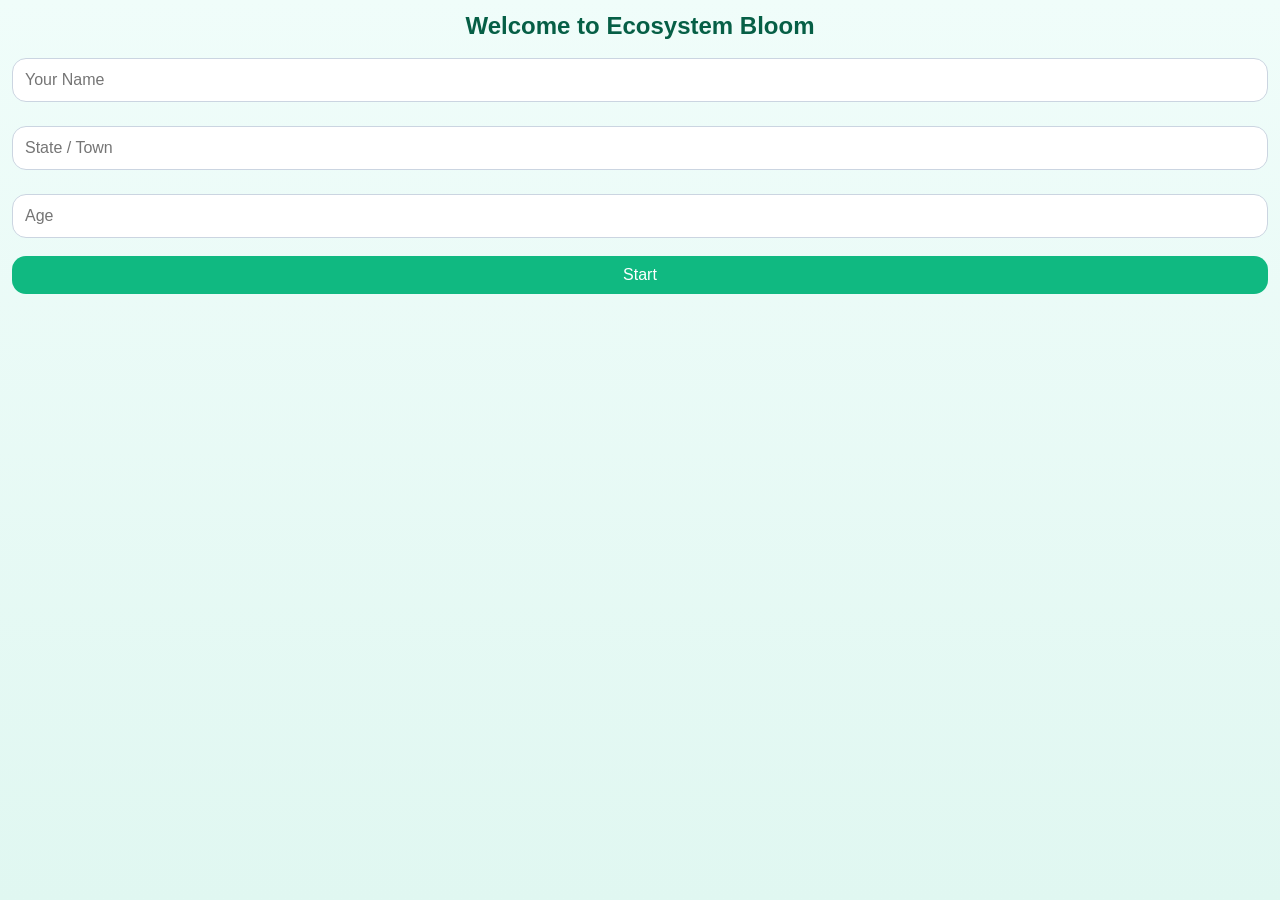
<file: EcosystemBloom-main/index.html>
<!DOCTYPE html>
<html lang="en">
<head>
  <meta charset="UTF-8">
  <meta name="viewport" content="width=device-width, initial-scale=1.0">
  <title>Ecosystem Bloom</title>
  <link rel="stylesheet" href="style.css">
</head>
<body>
  <div id="app"></div>
  <script src="app.js"></script>
</body>
</html>
</file>
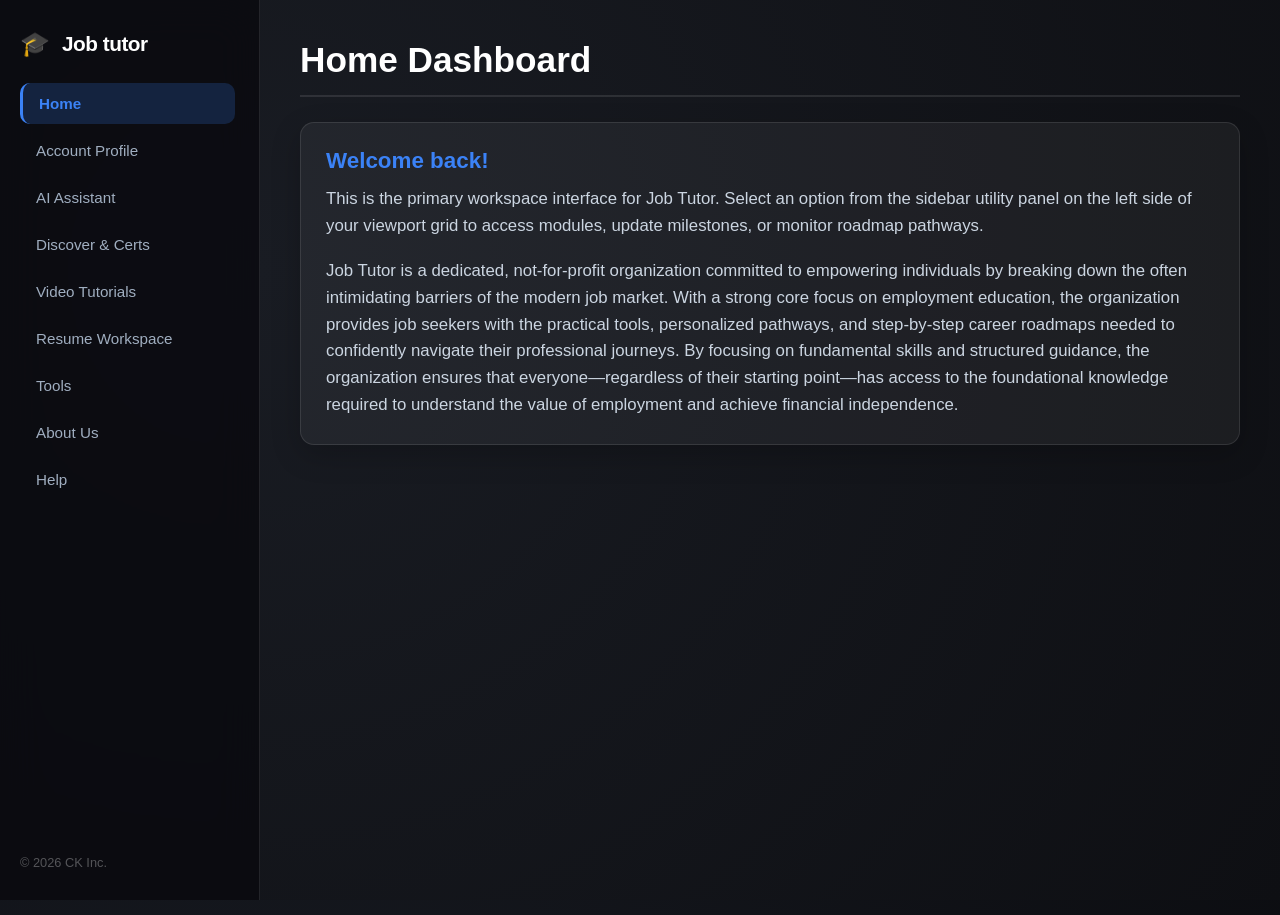
<file: Job-Tutor-main/index.html>
<!DOCTYPE html>
<html lang="en">
<head>
    <meta charset="UTF-8">
    <meta name="viewport" content="width=device-width, initial-scale=1.0">
    <title>Job Tutor Workspace</title>
    <style>
        /* --- CSS Reset & Variables --- */
        * {
            margin: 0;
            padding: 0;
            box-sizing: border-box;
            font-family: 'Segoe UI', Tahoma, Geneva, Verdana, sans-serif;
        }

        :root {
            --sidebar-width: 260px;
            --text-main: #ffffff;
            --text-muted: #a0aec0;
            --accent-color: #3b82f6; 
            --card-bg: rgba(255, 255, 255, 0.05);
            --border-color: rgba(255, 255, 255, 0.1);
        }

        body {
            display: flex;
            height: 100vh;
            overflow: hidden;
            color: var(--text-main);
            background: radial-gradient(circle at 20% 30%, #161920 0%, #0b0c10 100%);
        }

        /* --- Zen Browser Inspired Sidebar --- */
        aside {
            width: var(--sidebar-width);
            background: rgba(10, 11, 15, 0.8);
            backdrop-filter: blur(20px);
            border-right: 1px solid var(--border-color);
            display: flex;
            flex-direction: column;
            justify-content: space-between;
            padding: 30px 20px;
            z-index: 10;
        }

        .brand {
            display: flex;
            align-items: center;
            gap: 12px;
            margin-bottom: 25px;
        }

        .logo-box {
            font-size: 1.5rem;
        }

        .brand h1 {
            font-size: 1.3rem;
            font-weight: 700;
            letter-spacing: -0.5px;
        }

        nav {
            display: flex;
            flex-direction: column;
            gap: 6px;
            flex-grow: 1;
            overflow-y: auto;
            padding-right: 4px;
        }

        .nav-btn {
            background: none;
            border: none;
            color: var(--text-muted);
            text-align: left;
            padding: 12px 16px;
            font-size: 0.95rem;
            border-radius: 10px;
            cursor: pointer;
            transition: all 0.2s ease;
            font-weight: 500;
            width: 100%;
        }

        .nav-btn:hover {
            background: rgba(255, 255, 255, 0.05);
            color: var(--text-main);
        }

        .nav-btn.active {
            background: rgba(59, 130, 246, 0.2);
            color: var(--accent-color);
            font-weight: 600;
            border-left: 3px solid var(--accent-color);
        }

        .sidebar-footer {
            font-size: 0.8rem;
            color: rgba(255, 255, 255, 0.3);
            margin-top: 15px;
        }

        /* --- Content Frame --- */
        main {
            flex-grow: 1;
            position: relative;
            height: 100%;
            background: rgba(255, 255, 255, 0.01);
        }

        /* --- Page Switch Architecture --- */
        .page {
            position: absolute;
            top: 0;
            left: 0;
            width: 100%;
            height: 100%;
            padding: 40px;
            overflow-y: auto;
            
            opacity: 0;
            visibility: hidden;
            transform: translateY(15px);
            transition: opacity 0.25s ease, transform 0.25s ease, visibility 0.25s;
            
            display: flex;
            flex-direction: column;
            gap: 25px;
        }

        .page.active {
            opacity: 1;
            visibility: visible;
            transform: translateY(0);
        }

        /* --- UI Component Styling --- */
        h2 {
            font-size: 2.2rem;
            font-weight: 700;
            border-bottom: 2px solid var(--border-color);
            padding-bottom: 15px;
            color: #fff;
        }

        .card {
            background: var(--card-bg);
            border: 1px solid var(--border-color);
            border-radius: 14px;
            padding: 25px;
            box-shadow: 0 10px 30px rgba(0,0,0,0.2);
        }

        .card h3 {
            font-size: 1.4rem;
            margin-bottom: 12px;
            color: var(--accent-color);
        }

        .card p {
            color: #cbd5e1;
            font-size: 1.05rem;
            line-height: 1.6;
        }

        .grid-box {
            display: grid;
            grid-template-columns: 1fr 1fr;
            gap: 25px;
        }

        .contact-pill {
            display: inline-block;
            background: rgba(255, 255, 255, 0.08);
            padding: 10px 15px;
            border-radius: 8px;
            margin: 5px 0;
            font-family: monospace;
            font-size: 1.1rem;
            color: #60a5fa;
        }
        
        /* --- Expanded Resume Notepad Styling --- */
        .notepad-container {
            width: 100%;
            border: 1px solid #707070;
            box-shadow: 4px 4px 15px rgba(0, 0, 0, 0.4);
            margin-top: 10px;
        }

        .notepad-textarea {
            width: 100%;
            height: 550px; /* Made larger for text workspace clarity */
            padding: 20px;
            box-sizing: border-box;
            border: none;
            resize: vertical;
            outline: none;
            font-family: 'Consolas', 'Courier New', monospace;
            font-size: 15px;
            line-height: 1.6;
            background-color: #ffffff;
            color: #000000;
            white-space: pre-wrap;
            word-wrap: break-word;
        }

        /* --- AI Interface Components --- */
        .ai-chatbox {
            display: flex;
            flex-direction: column;
            height: 380px;
            background: rgba(0, 0, 0, 0.3);
            border: 1px solid var(--border-color);
            border-radius: 12px;
            overflow: hidden;
        }

        .ai-messages {
            flex-grow: 1;
            padding: 20px;
            overflow-y: auto;
            display: flex;
            flex-direction: column;
            gap: 15px;
        }

        .msg {
            max-width: 80%;
            padding: 12px 16px;
            border-radius: 12px;
            font-size: 1rem;
            line-height: 1.5;
        }

        .msg.bot {
            background: rgba(255, 255, 255, 0.08);
            color: #f1f5f9;
            align-self: flex-start;
        }

        .msg.user {
            background: var(--accent-color);
            color: white;
            align-self: flex-end;
        }

        .ai-input-area {
            display: flex;
            padding: 15px;
            background: rgba(0, 0, 0, 0.2);
            border-top: 1px solid var(--border-color);
            gap: 10px;
        }

        .ai-input-area input {
            flex-grow: 1;
            background: rgba(255, 255, 255, 0.07);
            border: 1px solid var(--border-color);
            padding: 12px;
            border-radius: 8px;
            color: white;
            font-size: 1rem;
            outline: none;
        }

        .ai-send-btn {
            background: var(--accent-color);
            border: none;
            color: white;
            padding: 0 20px;
            border-radius: 8px;
            cursor: pointer;
            font-weight: 600;
        }

        /* --- Certifications & Pathways Layout --- */
        .cert-grid {
            display: grid;
            grid-template-columns: repeat(auto-fit, minmax(280px, 1fr));
            gap: 20px;
        }

        .cert-card {
            background: linear-gradient(145deg, rgba(255,255,255,0.06) 0%, rgba(255,255,255,0.02) 100%);
            border: 1px solid var(--border-color);
            border-radius: 12px;
            padding: 20px;
            position: relative;
            transition: transform 0.2s;
        }

        .cert-card:hover {
            transform: translateY(-2px);
            border-color: rgba(59, 130, 246, 0.4);
        }

        .badge-tag {
            position: absolute;
            top: 15px;
            right: 15px;
            background: rgba(16, 185, 129, 0.2);
            color: #10b981;
            font-size: 0.75rem;
            padding: 4px 8px;
            border-radius: 20px;
            font-weight: bold;
        }

        .pathway-step {
            display: flex;
            gap: 20px;
            align-items: flex-start;
            margin-bottom: 20px;
            position: relative;
        }

        .step-num {
            background: var(--accent-color);
            width: 35px;
            height: 35px;
            border-radius: 50%;
            display: flex;
            align-items: center;
            justify-content: center;
            font-weight: bold;
            flex-shrink: 0;
        }

        /* --- Embedded YouTube Video Grid --- */
        .video-grid {
            display: grid;
            grid-template-columns: repeat(auto-fit, minmax(320px, 1fr));
            gap: 25px;
        }

        .video-card {
            background: var(--card-bg);
            border: 1px solid var(--border-color);
            border-radius: 12px;
            overflow: hidden;
            display: flex;
            flex-direction: column;
        }

        .video-wrapper {
            position: relative;
            padding-bottom: 56.25%; /* 16:9 Aspect Ratio */
            height: 0;
            overflow: hidden;
            background: #000;
        }

        .video-wrapper iframe {
            position: absolute;
            top: 0;
            left: 0;
            width: 100%;
            height: 100%;
            border: 0;
        }

        .video-info {
            padding: 15px;
            flex-grow: 1;
        }

        /* --- Account Management Styling --- */
        .profile-container {
            display: grid;
            grid-template-columns: 280px 1fr;
            gap: 30px;
        }

        .avatar-section {
            display: flex;
            flex-direction: column;
            align-items: center;
            text-align: center;
            gap: 15px;
        }

        .big-avatar {
            width: 120px;
            height: 120px;
            border-radius: 50%;
            background: rgba(255, 255, 255, 0.1);
            border: 3px solid var(--accent-color);
            display: flex;
            align-items: center;
            justify-content: center;
            font-size: 3.5rem;
        }

        .hobby-selector {
            display: flex;
            flex-wrap: wrap;
            gap: 10px;
            margin-top: 10px;
        }

        .hobby-checkbox {
            display: none;
        }

        .hobby-label {
            padding: 8px 14px;
            background: rgba(255, 255, 255, 0.06);
            border: 1px solid var(--border-color);
            border-radius: 20px;
            cursor: pointer;
            font-size: 0.9rem;
            user-select: none;
            transition: all 0.2s;
        }

        .hobby-checkbox:checked + .hobby-label {
            background: rgba(59, 130, 246, 0.2);
            border-color: var(--accent-color);
            color: #60a5fa;
        }

        .bio-area {
            width: 100%;
            height: 120px;
            background: rgba(255,255,255,0.06);
            border: 1px solid var(--border-color);
            border-radius: 8px;
            padding: 12px;
            color: white;
            font-size: 1rem;
            resize: none;
            outline: none;
            margin-top: 10px;
        }

        .bio-area:focus {
            border-color: var(--accent-color);
        }
    </style>
</head>
<body>

    <aside>
        <div>
            <div class="brand">
                <div class="logo-box">🎓</div>
                <h1>Job tutor</h1>
            </div>
            
            <nav>
                <button class="nav-btn active" onclick="showPage('home')">Home</button>
                <button class="nav-btn" onclick="showPage('account')">Account Profile</button>
                <button class="nav-btn" onclick="showPage('ai')">AI Assistant</button>
                <button class="nav-btn" onclick="showPage('discover')">Discover & Certs</button>
                <button class="nav-btn" onclick="showPage('videos')">Video Tutorials</button>
                <button class="nav-btn" onclick="showPage('resume')">Resume Workspace</button>
                <button class="nav-btn" onclick="showPage('tools')">Tools</button>
                <button class="nav-btn" onclick="showPage('about')">About Us</button>
                <button class="nav-btn" onclick="showPage('help')">Help</button>
            </nav>
        </div>

        <div class="sidebar-footer">
            © 2026 CK Inc.
        </div>
    </aside>

    <main>

        <div id="home" class="page active">
            <h2>Home Dashboard</h2>
            <div class="card">
                <h3>Welcome back!</h3>
                <p>This is the primary workspace interface for Job Tutor. Select an option from the sidebar utility panel on the left side of your viewport grid to access modules, update milestones, or monitor roadmap pathways.</p>
                <br>
                <p>Job Tutor is a dedicated, not-for-profit organization committed to empowering individuals by breaking down the often intimidating barriers of the modern job market. With a strong core focus on employment education, the organization provides job seekers with the practical tools, personalized pathways, and step-by-step career roadmaps needed to confidently navigate their professional journeys. By focusing on fundamental skills and structured guidance, the organization ensures that everyone—regardless of their starting point—has access to the foundational knowledge required to understand the value of employment and achieve financial independence.</p>
            </div>
        </div>

        <div id="account" class="page">
            <h2>Account Management</h2>
            <div class="card">
                <div class="profile-container">
                    <div class="avatar-section">
                        <div class="big-avatar">👤</div>
                        <div>
                            <h3>Samantha Jones</h3>
                            <p style="font-size: 0.9rem;">Student Profile</p>
                        </div>
                    </div>
                    <div>
                        <h3>Personal Identification Details</h3>
                        <p style="font-size:0.95rem; color:var(--text-muted)">Configure your custom profile metadata variables to help tailor your pathways map:</p>
                        
                        <label style="display:block; margin-top:15px; font-weight:600;">Tell us about yourself (Bio):</label>
                        <textarea class="bio-area" placeholder="Write a short summary about your professional goals or experience...">Year 11 student looking to build strong baseline competencies in technology, security, and digital data management channels.</textarea>
                        
                        <label style="display:block; margin-top:20px; font-weight:600;">Select Areas of Interest & Hobbies:</label>
                        <div class="hobby-selector">
                            <input type="checkbox" id="h1" class="hobby-checkbox" checked><label for="h1" class="hobby-label">Cybersecurity</label>
                            <input type="checkbox" id="h2" class="hobby-checkbox"><label for="h2" class="hobby-label">Web Development</label>
                            <input type="checkbox" id="h3" class="hobby-checkbox" checked><label for="h3" class="hobby-label">Gaming</label>
                            <input type="checkbox" id="h4" class="hobby-checkbox"><label for="h4" class="hobby-label">Graphic Design</label>
                            <input type="checkbox" id="h5" class="hobby-checkbox" checked><label for="h5" class="hobby-label">Customer Support</label>
                        </div>
                    </div>
                </div>
            </div>
        </div>

        <div id="ai" class="page">
            <h2>AI Assistant Terminal</h2>
            <div class="card">
                <h3>Interactive Job Tutor AI</h3>
                <p style="margin-bottom: 15px;">Ask questions regarding certifications, career layout tracks, or get real-time assistance drafting items.</p>
                
                <div class="ai-chatbox">
                    <div class="ai-messages" id="chatMessages">
                        <div class="msg bot">Hello! I am your Job Tutor AI Assistant. Ask me anything about creating pathways, selecting certificates, or preparing for interviews.</div>
                        <div class="msg user">How do I start a career trajectory in Cybersecurity?</div>
                        <div class="msg bot">A great pathway is starting with foundational training! Look at getting certificates like the CompTIA Security+ or Google Cybersecurity Certificate. Check the "Discover & Certs" panel for active links.</div>
                    </div>
                    <div class="ai-input-area">
                        <input type="text" id="chatInput" placeholder="Ask a professional support question...">
                        <button class="ai-send-btn" onclick="triggerAiSendMessage()">Send</button>
                    </div>
                </div>
            </div>
        </div>

        <div id="discover" class="page">
            <h2>Discover Pathways & Certifications</h2>
            
            <div class="card">
                <h3>Cybersecurity Certification Track Matrix</h3>
                <p style="margin-bottom: 20px;">Industry recognized foundational framework certs to quickly build market authority and clear HR screening gates:</p>
                <div class="cert-grid">
                    <div class="cert-card">
                        <span class="badge-tag">Beginner</span>
                        <h4 style="color:#60a5fa; margin-bottom:8px;">Google Cybersecurity Certificate</h4>
                        <p style="font-size:0.9rem;">Provides entry-level, hands-on training using fundamental tools like Python, Linux, and SQL databases alongside Security Information and Event Management (SIEM) consoles.</p>
                    </div>
                    <div class="cert-card">
                        <span class="badge-tag">Core Industry</span>
                        <h4 style="color:#60a5fa; margin-bottom:8px;">CompTIA Security+</h4>
                        <p style="font-size:0.9rem;">A globally trusted benchmark engineering verification certificate that cross-examines essential troubleshooting skills and risk-assessment matrices.</p>
                    </div>
                    <div class="cert-card">
                        <span class="badge-tag">Networking</span>
                        <h4 style="color:#60a5fa; margin-bottom:8px;">Cisco Certified Support Technician (CCST)</h4>
                        <p style="font-size:0.9rem;">Validates robust fundamental grasp over data routes, device security tracking configurations, system management protocols, and packet transfers.</p>
                    </div>
                </div>
            </div>

            <div class="card">
                <h3>Step-by-Step Employment Pathway Roadmap</h3>
                <p style="margin-bottom: 20px; color: var(--text-muted);">Follow this structured roadmap pipeline to progress smoothly from raw learning directly into commercial opportunities:</p>
                <div>
                    <div class="pathway-step">
                        <div class="step-num">1</div>
                        <div>
                            <h4>Identify Core Technical Interests</h4>
                            <p style="font-size:0.95rem;">Isolate specific job categories (like Network Defence, Frontend Coding, or IT administration support operations) using your Account interest tags profile options.</p>
                        </div>
                    </div>
                    <div class="pathway-step">
                        <div class="step-num">2</div>
                        <div>
                            <h4>Build a Standard Monospace Clean Resume</h4>
                            <p style="font-size:0.95rem;">Utilize the integrated markdown workspace layout editor box below to structure high-impact, chronological summaries to optimize ATS screening filters.</p>
                        </div>
                    </div>
                    <div class="pathway-step">
                        <div class="step-num">3</div>
                        <div>
                            <h4>Acquire Gateway Certifications</h4>
                            <p style="font-size:0.95rem;">Complete specialized introductory certificate courses to demonstrate active continuous upskilling directly to recruiters.</p>
                        </div>
                    </div>
                </div>
            </div>
        </div>

        <div id="videos" class="page">
            <h2>Video Learning Repository</h2>
            <p style="color: var(--text-muted); margin-bottom: 5px;">Curated instructional videos to teach you resume development fundamentals and tech path entry strategies:</p>
            <div class="video-grid">
                
                <div class="video-card">
                    <div class="video-wrapper">
                        <iframe src="https://www.youtube.com/embed/uG67g886j8U" allow="accelerometer; autoplay; clipboard-write; encrypted-media; gyroscope; picture-in-picture" allowfullscreen></iframe>
                    </div>
                    <div class="video-info">
                        <h4 style="color: #60a5fa; margin-bottom: 5px;">The Perfect Resume Architecture</h4>
                        <p style="font-size:0.9rem; color:#cbd5e1;">A deep-dive analysis outlining formatting mistakes to avoid when drafting application history.</p>
                    </div>
                </div>

                <div class="video-card">
                    <div class="video-wrapper">
                        <iframe src="https://www.youtube.com/embed/3bGR6G6Eor4" allow="accelerometer; autoplay; clipboard-write; encrypted-media; gyroscope; picture-in-picture" allowfullscreen></iframe>
                    </div>
                    <div class="video-info">
                        <h4 style="color: #60a5fa; margin-bottom: 5px;">Cybersecurity Career Pathways</h4>
                        <p style="font-size:0.9rem; color:#cbd5e1;">An introductory mapping guide explaining the differences between entry-level blue and red-team job descriptions.</p>
                    </div>
                </div>

                <div class="video-card">
                    <div class="video-wrapper">
                        <iframe src="https://www.youtube.com/embed/jZ_y-w9pP_w" allow="accelerometer; autoplay; clipboard-write; encrypted-media; gyroscope; picture-in-picture" allowfullscreen></iframe>
                    </div>
                    <div class="video-info">
                        <h4 style="color: #60a5fa; margin-bottom: 5px;">How to Ace Tech Interviews</h4>
                        <p style="font-size:0.9rem; color:#cbd5e1;">Practical communication habits and technical whiteboard tips to help you build confidence in front of a hiring panel.</p>
                    </div>
                </div>

            </div>
        </div>

        <div id="resume" class="page">
            <h2>Resume Workspace</h2>
            <div class="grid-box">
                <div class="card">
                    <h3>Step 3 of 12 — Milestones</h3>
                    <p style="color: #4ade80; font-weight: bold; margin-bottom: 10px;">✔ Progress Saved</p>
                    <p>Now list your previous jobs, internships, or volunteer roles in reverse chronological order. Focus on your achievements and responsibilities, using strong action verbs to show how you made a difference.</p>
                </div>
                <div class="card">
                    <h3>Document Draft Meta & System Data</h3>
                    <p>Our built-in Notepad Resume Editor automatically strips out messy formatting from copied text, ensuring your document stays clean and 100% compatible with modern employer systems.</p>
                </div>
            </div>
            
            <div class="notepad-container">
                <textarea class="notepad-textarea" placeholder="Type or paste your resume here...">======================================================================
SAMANTHA JONES
0412 345 678 | sam.jones@email.com | Shepparton, VIC
======================================================================

PROFESSIONAL SUMMARY
Enthusiastic and reliable student with strong communication skills and a rapidly expanding foundation in tech support environments. Proven ability to work well in fast-paced team dynamics through volunteer roles and school leadership milestones.

WORK EXPERIENCE
Casual Retail Assistant | Local Charity Op Shop, Shepparton
October 2025 – Present
* Welcomed customers warmly and assisted them in finding items.
* Operated terminal sales modules efficiently while executing daily register accounting balances.

Volunteer Team Leader | Shepparton Community Youth Festival
March 2026
* Directed setup and tear-down pipelines for technology event stands.</textarea>
            </div>
        </div>

        <div id="tools" class="page">
            <h2>Tools</h2>
            <div class="card">
                <h3>External Resource Links</h3>
                <p style="margin-bottom: 15px;">Access linked portal systems and database tools directly:</p>
                <p style="margin-bottom: 15px; color: var(--text-muted);">Access linked portal systems and database tools directly:</p>

<a href="https://jobseeker.com" target="_blank" style="color: #60a5fa; font-weight: bold; text-decoration: none; font-size: 1.1rem; display: block; margin: 10px 0;">jobseeker.com ↗</a>

<a href="https://au.seek.com/jobs/in-Shepparton-VIC-3630" target="_blank" style="color: #60a5fa; font-weight: bold; text-decoration: none; font-size: 1.1rem; display: block; margin: 10px 0;">Seek.com ↗</a>

<a href="https://au.indeed.com/jobs?q=&l=Shepparton+VIC&radius=50&from=searchOnDesktopSerp&vjk=91a5421e2ae3ea70" target="_blank" style="color: #60a5fa; font-weight: bold; text-decoration: none; font-size: 1.1rem; display: block; margin: 10px 0;">indeed.com ↗</a>

<a href="https://www.vic.gov.au/free-tafe" target="_blank" style="color: #60a5fa; font-weight: bold; text-decoration: none; font-size: 1.1rem; display: block; margin: 10px 0;">vic.gov.au/free-tafe ↗</a>

<a href="https://www.youthcentral.vic.gov.au" target="_blank" style="color: #60a5fa; font-weight: bold; text-decoration: none; font-size: 1.1rem; display: block; margin: 10px 0;">youthcentral.vic.gov.au ↗</a>

<a href="https://jobs.vic.gov.au" target="_blank" style="color: #60a5fa; font-weight: bold; text-decoration: none; font-size: 1.1rem; display: block; margin: 10px 0;">jobs.vic.gov.au ↗</a>

<a href="https://www.skills.vic.gov.au" target="_blank" style="color: #60a5fa; font-weight: bold; text-decoration: none; font-size: 1.1rem; display: block; margin: 10px 0;">skills.vic.gov.au ↗</a>

<a href="https://headspace.org.au" target="_blank" style="color: #60a5fa; font-weight: bold; text-decoration: none; font-size: 1.1rem; display: block; margin: 10px 0;">headspace.org.au ↗</a>

<a href="https://www.cvgt.com.au" target="_blank" style="color: #60a5fa; font-weight: bold; text-decoration: none; font-size: 1.1rem; display: block; margin: 10px 0;">cvgt.com.au ↗</a>
                <a href="https://www.hackthebox.com" target="_blank" style="color: #60a5fa; font-weight: bold; text-decoration: none; font-size: 1.1rem; display: block; margin: 10px 0;">Hack The Box (Cybersecurity Training) ↗</a>

<a href="https://tryhackme.com" target="_blank" style="color: #60a5fa; font-weight: bold; text-decoration: none; font-size: 1.1rem; display: block; margin: 10px 0;">TryHackMe (Hands-on Cyber Labs) ↗</a>

<a href="https://www.coursera.org" target="_blank" style="color: #60a5fa; font-weight: bold; text-decoration: none; font-size: 1.1rem; display: block; margin: 10px 0;">Coursera (Professional Certificates) ↗</a>

<a href="https://skillsforall.com" target="_blank" style="color: #60a5fa; font-weight: bold; text-decoration: none; font-size: 1.1rem; display: block; margin: 10px 0;">Cisco Skills For All (Free Tech Courses) ↗</a>

<a href="https://www.linkedin.com" target="_blank" style="color: #60a5fa; font-weight: bold; text-decoration: none; font-size: 1.1rem; display: block; margin: 10px 0;">LinkedIn (Professional Networking) ↗</a>

<a href="https://www.cyberseek.org" target="_blank" style="color: #60a5fa; font-weight: bold; text-decoration: none; font-size: 1.1rem; display: block; margin: 10px 0;">CyberSeek (Cybersecurity Career Pathways) ↗</a>
                <a href="https://github.com" target="_blank" style="color: #60a5fa; font-weight: bold; text-decoration: none; font-size: 1.1rem; display: block; margin: 10px 0;">GitHub (Code Hosting & Portfolio) ↗</a>

<a href="https://code.visualstudio.com" target="_blank" style="color: #60a5fa; font-weight: bold; text-decoration: none; font-size: 1.1rem; display: block; margin: 10px 0;">Visual Studio Code (Code Editor) ↗</a>

<a href="https://www.canva.com" target="_blank" style="color: #60a5fa; font-weight: bold; text-decoration: none; font-size: 1.1rem; display: block; margin: 10px 0;">Canva (Graphic Design & Presentations) ↗</a>

<a href="https://www.google.com/drive" target="_blank" style="color: #60a5fa; font-weight: bold; text-decoration: none; font-size: 1.1rem; display: block; margin: 10px 0;">Google Drive (Cloud Storage & Workspace) ↗</a>

<a href="https://trello.com" target="_blank" style="color: #60a5fa; font-weight: bold; text-decoration: none; font-size: 1.1rem; display: block; margin: 10px 0;">Trello (Project Management & Task Board) ↗</a>

<a href="https://www.typingclub.com" target="_blank" style="color: #60a5fa; font-weight: bold; text-decoration: none; font-size: 1.1rem; display: block; margin: 10px 0;">TypingClub (Touch Typing Practice) ↗</a>
            </div>
        </div>

        <div id="about" class="page">
            <h2>About Our Organization</h2>
            <div class="grid-box">
                <div class="card">
                    <h3>Mission Profile</h3>
                    <p>We operate as a structured, not-for-profit educational group providing tools, systemic guidance lines, and action plans to demystify employment options.</p>
                    <p style="margin-top: 15px; font-weight: bold; color: #93c5fd;">Project Developers:</p>
                    <p style="font-size: 1rem; margin-bottom: 10px;">• Vincent Whitehead<br>• Damon Carrin<br>• Tom Ash</p>
                    
                    <p style="font-weight: bold; color: #93c5fd;">Source Code Repository:</p>
                    <a href="https://github.com/VincentXBW" target="_blank" style="color: #60a5fa; text-decoration: none; font-family: monospace;">github.com/VincentXBW ↗</a>
                </div>
                <div class="card">
                    <h3>Acknowledgment of Country</h3>
                    <p>We acknowledge the Traditional Custodians of the lands we live on. We pay our respects to all Elders, past and present, of all Aboriginal and Torres Strait Islander nations.</p>
                </div>
            </div>
        </div>

        <div id="help" class="page">
            <h2>Help & Documentation</h2>
            <div class="card">
                <h3>Contact Hotlines</h3>
                <p>Connect to organisations that can help you if in need:</p>
                <div class="contact-pill" style="display: block; margin-bottom: 10px; width: fit-content;">132 490 • Youth and Students low-income hotline</div>

<div class="contact-pill" style="display: block; margin-bottom: 10px; width: fit-content;">13 11 14 • Lifeline</div>

<div class="contact-pill" style="display: block; margin-bottom: 10px; width: fit-content;">1800 55 1800 • Kids Helpline</div>

<div class="contact-pill" style="display: block; margin-bottom: 10px; width: fit-content;">131 823 • Victorian Skills Gateway</div>

<div class="contact-pill" style="display: block; margin-bottom: 10px; width: fit-content;">1800 650 890 • Headspace</div>

<div class="contact-pill" style="display: block; margin-bottom: 10px; width: fit-content;">132 848 • CVT Youth Employment Services</div>
            </div>
            <h4>For more help regarding website visit github.com/VincentXBW/Job-Tutor</h4>
        </div>

    </main>

    <script>
        function showPage(pageId) {
            const pages = document.querySelectorAll('.page');
            pages.forEach(p => p.classList.remove('active'));

            const buttons = document.querySelectorAll('.nav-btn');
            buttons.forEach(b => b.classList.remove('active'));

            const targetPage = document.getElementById(pageId);
            if (targetPage) {
                targetPage.classList.add('active');
            }

            const sourceButton = Array.from(buttons).find(b => 
                b.getAttribute('onclick').includes(`'${pageId}'`)
            );
            if (sourceButton) {
                sourceButton.classList.add('active');
            }
        }

        function triggerAiSendMessage() {
            const input = document.getElementById('chatInput');
            const messagesContainer = document.getElementById('chatMessages');
            
            if (input.value.trim() !== "") {
                const userMsg = document.createElement('div');
                userMsg.className = 'msg user';
                userMsg.textContent = input.value;
                messagesContainer.appendChild(userMsg);
                
                const userText = input.value.toLowerCase();
                input.value = "";
                
                messagesContainer.scrollTop = messagesContainer.scrollHeight;
                
                setTimeout(() => {
                    const botMsg = document.createElement('div');
                    botMsg.className = 'msg bot';
                    
                    if(userText.includes('cert') || userText.includes('cyber')) {
                        botMsg.textContent = "To fast-track cybersecurity credentials, head over to the 'Discover & Certs' tab. I've laid out information on Google Cyber and CompTIA Security+ options directly!";
                    } else if(userText.includes('resume')) {
                        botMsg.textContent = "Make sure your resume uses reverse-chronological order. Your resume workspace textarea is now expanded to 550px tall to give you plenty of drafting space.";
                    } else {
                        botMsg.textContent = "That sounds critical! Let's explore customized solutions together. Try defining your goals or setting interest tags inside the Account panel.";
                    }
                    
                    messagesContainer.appendChild(botMsg);
                    messagesContainer.scrollTop = messagesContainer.scrollHeight;
                }, 750);
            }
        }

        document.getElementById('chatInput').addEventListener('keypress', function(e) {
            if (e.key === 'Enter') {
                triggerAiSendMessage();
            }
        });
    </script>
</body>
</html>
</file>
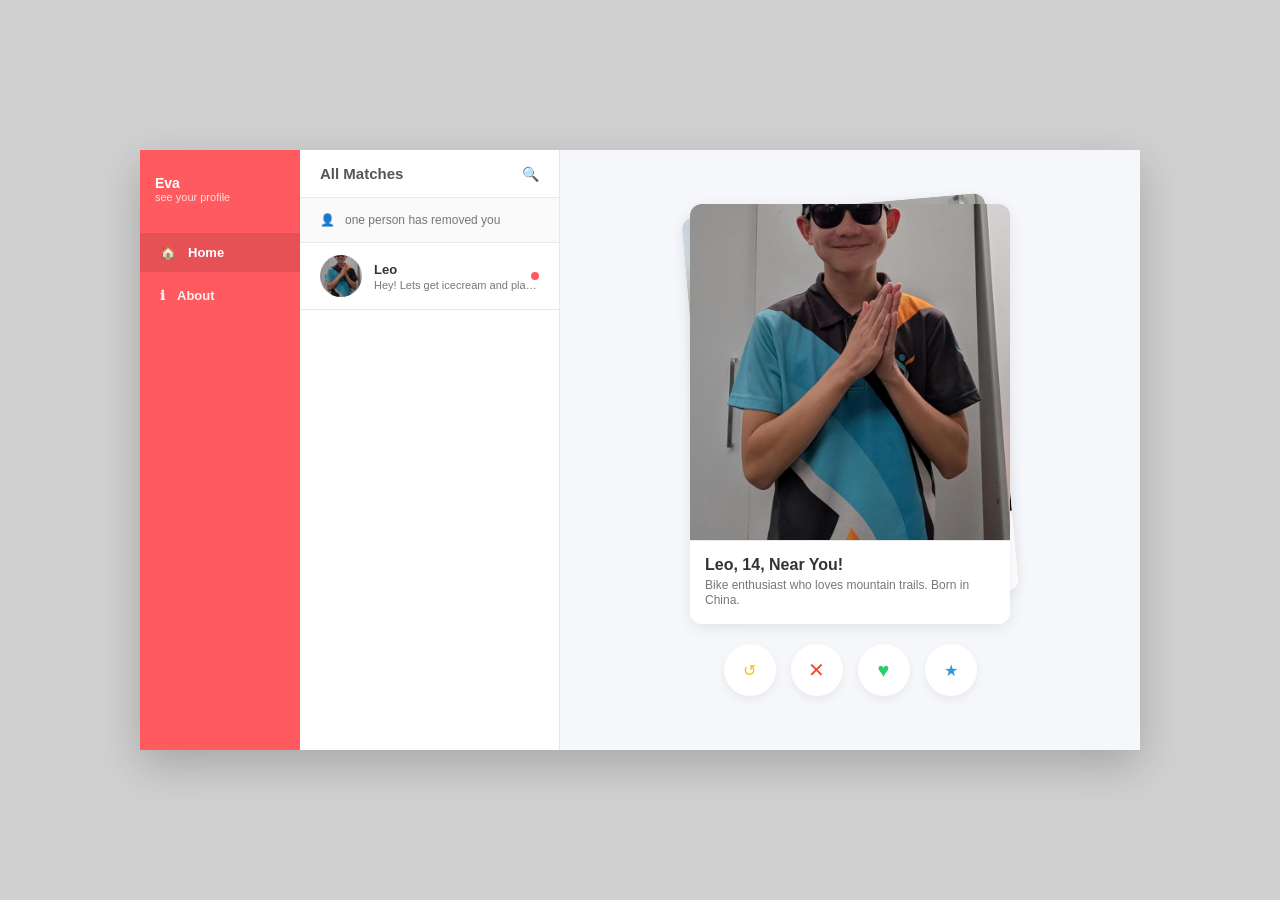
<file: Linder-main/index.html>
<!DOCTYPE html>
<html lang="en">
<head>
<meta charset="UTF-8">
<meta name="viewport" content="width=device-width, initial-scale=1.0">
<title>Linder©</title>

<style>
:root {
    --primary-pink: #ff5a5f;
    --bg-light: #f5f7fa;
    --text-dark: #333333;
    --text-muted: #777777;
    --border-color: #e8e8e8;
}

* {
    box-sizing: border-box;
    margin: 0;
    padding: 0;
}

body {
    font-family: -apple-system, BlinkMacSystemFont, "Segoe UI", Roboto, Helvetica, Arial, sans-serif;
    background-color: #d0d0d0;
    color: var(--text-dark);
    height: 100vh;
    display: flex;
    justify-content: center;
    align-items: center;
}

/* Simulated Application Frame */
.app-window {
    display: flex;
    width: 1000px;
    height: 600px;
    background: white;
    box-shadow: 0 15px 40px rgba(0,0,0,0.2);
    overflow: hidden;
    position: relative;
}

/* COLUMN 1: Far Left Pink Nav Menu */
.nav-sidebar {
    width: 160px;
    background: var(--primary-pink);
    color: white;
    display: flex;
    flex-direction: column;
    padding-top: 15px;
}

.profile-trigger {
    display: flex;
    align-items: center;
    padding: 10px 15px;
    gap: 10px;
    cursor: pointer;
    margin-bottom: 20px;
}

.profile-trigger img {
    width: 36px;
    height: 36px;
    border-radius: 50%;
    border: 2px solid white;
    object-fit: cover;
}

.profile-trigger .user-meta h4 {
    font-size: 14px;
    font-weight: bold;
}

.profile-trigger .user-meta p {
    font-size: 11px;
    opacity: 0.8;
}

.nav-links {
    display: flex;
    flex-direction: column;
    gap: 4px;
}

.nav-item {
    display: flex;
    align-items: center;
    padding: 12px 20px;
    font-size: 13px;
    font-weight: 600;
    cursor: pointer;
    gap: 12px;
    transition: background 0.2s;
    color: rgba(255,255,255,0.9);
}

.nav-item:hover, .nav-item.active {
    background: rgba(0, 0, 0, 0.1);
    color: white;
}

/* COLUMN 2: Middle List Panel */
.list-sidebar {
    width: 260px;
    border-right: 1px solid var(--border-color);
    display: flex;
    flex-direction: column;
    background: white;
}

.list-header {
    padding: 15px 20px;
    display: flex;
    justify-content: space-between;
    align-items: center;
    font-size: 15px;
    font-weight: bold;
    color: #555;
    border-bottom: 1px solid var(--border-color);
}

.search-icon {
    cursor: pointer;
    font-size: 14px;
    color: #999;
}

.matches-scroll {
    flex: 1;
    overflow-y: auto;
}

.removed-notice {
    padding: 15px 20px;
    font-size: 12px;
    color: var(--text-muted);
    display: flex;
    align-items: center;
    gap: 10px;
    border-bottom: 1px solid var(--border-color);
    background: #fafafa;
}

.match-row {
    display: flex;
    align-items: center;
    padding: 12px 20px;
    border-bottom: 1px solid var(--border-color);
    cursor: pointer;
    position: relative;
}

.match-row:hover, .match-row.active {
    background: #f7f9fa;
}

.match-avatar {
    width: 42px;
    height: 42px;
    border-radius: 50%;
    background-size: cover;
    background-position: center;
    margin-right: 12px;
}

.match-info {
    flex: 1;
    min-width: 0;
}

.match-info h4 {
    font-size: 13px;
    font-weight: 700;
}

.match-info p {
    font-size: 11px;
    color: var(--text-muted);
    margin-top: 2px;
    white-space: nowrap;
    overflow: hidden;
    text-overflow: ellipsis;
}

.status-dot {
    position: absolute;
    right: 20px;
    width: 8px;
    height: 8px;
    background-color: var(--primary-pink);
    border-radius: 50%;
}

/* COLUMN 3: Right Side Display Viewport */
.display-canvas {
    flex: 1;
    background: var(--bg-light);
    position: relative;
    display: flex;
    flex-direction: column;
    justify-content: center;
    align-items: center;
}

/* Card Deck Stack Layout */
.deck-container {
    position: relative;
    width: 320px;
    height: 420px;
    margin-bottom: 20px;
}

.match-card {
    position: absolute;
    width: 100%;
    height: 100%;
    background: white;
    border-radius: 12px;
    box-shadow: 0 4px 15px rgba(0,0,0,0.08);
    overflow: hidden;
    display: flex;
    flex-direction: column;
}

/* Background card showing behind */
.match-card.under {
    transform: scale(0.95) translateY(-10px) rotate(-5deg);
    z-index: 1;
}

.match-card.top {
    z-index: 2;
    transition: transform 0.4s ease;
}

.card-image-area {
    flex: 1;
    background-size: cover;
    background-position: center;
    position: relative;
    background-color: #ddd;
}

.swipe-badge {
    position: absolute;
    top: 15px;
    left: 15px;
    border: 3px solid #2ecc71;
    color: #2ecc71;
    text-transform: uppercase;
    font-weight: 800;
    font-size: 20px;
    padding: 4px 10px;
    border-radius: 6px;
    transform: rotate(-10deg);
    display: none;
}

.card-details {
    padding: 15px;
    background: white;
    border-top: 1px solid var(--border-color);
}

.card-details h3 {
    font-size: 16px;
    font-weight: 700;
}

.card-details p {
    font-size: 12px;
    color: var(--text-muted);
    margin-top: 4px;
    line-height: 1.3;
}

/* Circle Control Action Row */
.action-controls {
    display: flex;
    align-items: center;
    gap: 15px;
    z-index: 10;
}

.btn-circle {
    width: 52px;
    height: 52px;
    border-radius: 50%;
    border: none;
    background: white;
    box-shadow: 0 4px 10px rgba(0,0,0,0.06);
    cursor: pointer;
    display: flex;
    justify-content: center;
    align-items: center;
    font-size: 18px;
    transition: transform 0.1s;
}

.btn-circle:active { transform: scale(0.95); }
.btn-circle.rewind { color: #f1c40f; font-size: 16px; }
.btn-circle.dislike { color: #e74c3c; font-size: 20px; }
.btn-circle.like { color: #2ecc71; font-size: 20px; }
.btn-circle.star { color: #3498db; font-size: 16px; }

/* Subview Workspace Modals */
.content-panel {
    display: none;
    width: 100%;
    height: 100%;
    padding: 40px;
    overflow-y: auto;
    background: white;
    position: absolute;
    top: 0;
    left: 0;
    z-index: 30;
}

.content-panel.active { display: block; }

/* Chat Window Layout Override */
.chat-container {
    display: flex;
    flex-direction: column;
    height: 100%;
}
.chat-messages {
    flex: 1;
    background: #f4f6f8;
    padding: 20px;
    overflow-y: auto;
    display: flex;
    flex-direction: column;
    gap: 10px;
}
.chat-input-row {
    padding: 15px;
    border-top: 1px solid var(--border-color);
    display: flex;
    gap: 10px;
}
.chat-input-row input {
    flex: 1;
    padding: 10px 15px;
    border: 1px solid var(--border-color);
    border-radius: 20px;
    outline: none;
}
.chat-input-row button {
    background: var(--primary-pink);
    color: white;
    border: none;
    padding: 0 20px;
    border-radius: 20px;
    cursor: pointer;
    font-weight: 600;
}

.msg { max-width: 65%; padding: 10px 14px; border-radius: 14px; font-size: 14px; line-height: 1.4; }
.msg.sent { background: #0084ff; color: white; align-self: flex-end; border-bottom-right-radius: 4px; }
.msg.received { background: #e4e6eb; color: black; align-self: flex-start; border-bottom-left-radius: 4px; }

.form-group { margin-bottom: 20px; }
.form-group label { display: block; font-weight: 600; margin-bottom: 6px; font-size: 14px; }
.form-group input, .form-group textarea, .form-group select { width: 100%; padding: 10px; border: 1px solid var(--border-color); border-radius: 6px; }
</style>
</head>
<body>

<div class="app-window">
    
    <div class="nav-sidebar">
        <div class="profile-trigger" onclick="navigateTo('myProfile')">
            <div class="user-meta">
                <h4 id="navName">Eva</h4>
                <p>see your profile</p>
            </div>
        </div>
        <div class="nav-links">
            <div class="nav-item active" id="nav-home" onclick="navigateTo('home')"><span>🏠</span> Home</div>
            <div class="nav-item" id="nav-about" onclick="navigateTo('about')"><span>ℹ</span> About</div>
        </div>
    </div>

    <div class="list-sidebar">
        <div class="list-header">
            <span>All Matches</span>
            <span class="search-icon">🔍</span>
        </div>
        <div class="matches-scroll">
            <div class="removed-notice">
                <span>👤</span>
                <span>one person has removed you</span>
            </div>
            <div id="matchesContainer">
                </div>
        </div>
    </div>

    <div class="display-canvas">
        
        <div class="deck-container" id="deckContainer">
            <div class="match-card under" id="underCard">
                <div class="card-image-area" id="underCardImg"></div>
                <div class="card-details">
                    <h3 id="underCardNameTitle">Leo, 14</h3>
                    <p id="underCardSubTitle">Bio details...</p>
                </div>
            </div>
            
            <div class="match-card top" id="swipeCard">
                <div class="card-image-area" id="cardImg">
                    <div class="swipe-badge" id="likedBadge">LIKED</div>
                </div>
                <div class="card-details">
                    <h3 id="cardNameTitle">Leo, 14</h3>
                    <p id="cardSubTitle">Bio details...</p>
                </div>
            </div>
        </div>

        <div class="action-controls">
            <button class="btn-circle rewind" onclick="rewindSwipe()">↺</button>
            <button class="btn-circle dislike" onclick="executeSwipeAction(false)">✕</button>
            <button class="btn-circle like" onclick="executeSwipeAction(true)">♥</button>
            <button class="btn-circle star" onclick="executeSwipeAction(true)">★</button>
        </div>

        <div class="content-panel" id="panel-search">
            <h2>Search Customization Settings</h2><br>
            <div class="form-group">
                <label>Distance Limit Radius</label>
                <input type="range" min="5" max="100" value="15" oninput="this.nextElementSibling.innerText = this.value + ' km'">
                <span>15 km</span>
            </div>
        </div>

        <div class="content-panel" id="panel-passed">
            <h2>Last Passed Accounts</h2><br>
            <p style="color: var(--text-muted)">No passed accounts logged in this browsing session.</p>
        </div>

        <div class="content-panel" id="panel-settings">
            <h2>Account Framework Settings</h2><br>
            <div class="form-group">
                <label><input type="checkbox" checked> Receive Desktop Discovery Notifications</label>
            </div>
        </div>

        <div class="content-panel" id="panel-about">
            <h2>About Linder© Desktop Pro</h2><br>
            <p>Linder is a dating profile match service for children, based around Leo Li, This website is proudly vibe-coded by Vincent.</p>
            <a href="https://vincentxbw.github.io/Portfolio/">https://vincentxbw.github.io/Portfolio</a>
        </div>

        <div class="content-panel" id="panel-myProfile">
            <h2>Customize My Profile</h2><br>
            <div class="form-group">
                <label>User Handle</label>
                <input type="text" id="profileInputName" value="Eva" oninput="syncUserProfileText()">
            </div>
            <div class="form-group">
                <label>About Me Bio Details</label>
                <textarea rows="3">I Love Leo Li, He Is Soooooo Hot, Dont Message Me Unless Your Leo</textarea>
            </div>
        </div>

        <div class="content-panel" id="panel-chat">
            <div class="chat-container">
                <h2 id="chatPartnerHeader">Chat</h2>
                <div class="chat-messages" id="chatBoxContainer"></div>
                <div class="chat-input-row">
                    <input type="text" id="chatInputField" placeholder="Say something..." onkeypress="handleChatEnter(event)">
                    <button onclick="dispatchChatMessage()">Send</button>
                </div>
            </div>
        </div>

    </div>
</div>

<script>
// Original profiles kept and assigned as the only viewable queue items
const discoveryPool = [
    { id: 1, name: "Leo, 14, Near You!", sub: "Bike enthusiast who loves mountain trails. Born in China.", image: "Media.jpg" },
    { id: 2, name: "Leo, 14, 15km Away", sub: "Professional Coder and Granny Remake Remake Dev, Shepparton 15km Away", image: "Media2.jpg" },
    { id: 3, name: "Leo, 14, Free on Tuesdays", sub: "Professional Scooter Rider, Lives In Shepparton. Born in China.", image: "Media3.jpg" }
];

// Active profiles log initialized with original records
const matchedLog = [
    { id: 1, name: "Leo", text: "Hey! Lets get icecream and play some tung tung tung sahur horror", image: "Media.jpg", messages: [] },
];

let cardIdx = 0;
let conversationTargetId = null;

// Over 50 answers split by category context
const textBank = {
    sahur: [
        "Tung Tung Tung Sahur!!! Get up right now!",
        "Tung Tung Tung Sahur! Wake up or you'll miss the food!",
        "Tung Tung Tung! The alarm is ringing, it's sahur time!",
        "Tung Tung Tung Sahur! Time to eat before the sun comes up!",
        "Tung Tung Tung Sahur! Let's get up, don't sleep through it!"
    ],
    granny: [
        "I see you... do you want to play hide and seek?",
        "Granny is downstairs, don't drop anything on the floor!",
        "You have 5 days left to escape this remake!",
        "I heard a sound! Granny is coming to find you!",
        "The teddy bear is missing... did you take it?",
        "I'm updating the Granny Remake right now, wait for the patch notes!",
        "Don't let the cellar doors trap you!",
        "Granny is listening, she hears absolutely everything!"
    ],
    general: [
        "That's crazy! Tell me more.",
        "Mohaiiiiiiiiiiiit",
        'did you add me in roblox, my username is nginxiawd',
        "Honestly, I totally agree with that.",
        "Wow, I didn't see that coming at all.",
        "That reminds me of something that happened last week.",
        "No way, are you serious right now?",
        "Haha that is so true!",
        "Mohaiiiiiiiiiiiit",
        'did you add me in roblox, my username is nginxiawd',
        "Mohaiiiiiiiiiiiit",
        'did you add me in roblox, my username is nginxiawd',
        "Mohaiiiiiiiiiiiit",
        'did you add me in roblox, my username is nginxiawd',
        "I see you... do you want to play hide and seek?",
        "Granny is downstairs, don't drop anything on the floor!",
        "You have 5 days left to escape this remake!",
        "Tung Tung Tung Sahur!!! Get up right now!",
        "Tung Tung Tung Sahur! Wake up or you'll miss the food!",
        "Tung Tung Tung! The alarm is ringing, it's sahur time!",
        "Tung Tung Tung Sahur! Time to eat before the sun comes up!",
        "Tung Tung Tung Sahur! Let's get up, don't sleep through it!",
        "I heard a sound! Granny is coming to find you!",
        "The teddy bear is missing... did you take it?",
        "I'm updating the Granny Remake right now, wait for the patch notes!",
        "Don't let the cellar doors trap you!",
        "Granny is listening, she hears absolutely everything!",
        "Let me think about that for a second.",
        "That makes complete sense to me.",
        "I was literally just thinking about the exact same thing!",
        "Can you explain that a bit more?",
        "That sounds like an absolute win.",
        "Oh wow, I had no idea about that.",
        "Sounds like a plan to me!",
        "That's pretty cool, not going to lie.",
        "I guess we'll just have to see what happens next.",
        "That depends on how you look at it.",
        "I'm not completely sure, but it sounds interesting!",
        "Haha, fair enough!",
        "That sounds like a whole lot of fun.",
        "We should definitely check that out sometime.",
        "Interesting point of view, I like it.",
        "Let's see how that goes!",
        "That sounds perfect.",
        "You always come up with the wildest things!",
        "That is definitely a unique way to look at it.",
        "I guess you are totally right about that.",
        "Let's make it happen!",
        "That sounds like an adventure waiting to happen.",
        "I'm completely down for that.",
        "Can't argue with that logic!",
        "Haha, stop it! You're joking right?",
        "That's standard procedure around here.",
        "We might have to figure that out later.",
        "Sounds good, keep me posted on that!",
        "That's exactly how it works.",
        "You always find the best ways to describe things.",
        "That's a tough one, but I see your point."
    ]
};

function renderDiscoveryCard() {
    if (discoveryPool.length === 0) return;
    const activeItem = discoveryPool[cardIdx];
    document.getElementById("cardNameTitle").textContent = activeItem.name;
    document.getElementById("cardSubTitle").textContent = activeItem.sub;
    document.getElementById("cardImg").style.backgroundImage = `url('${activeItem.image}')`;
    
    // Background preview profile updates
    const upcomingIdx = (cardIdx + 1) % discoveryPool.length;
    const nextItem = discoveryPool[upcomingIdx];
    document.getElementById("underCardNameTitle").textContent = nextItem.name;
    document.getElementById("underCardSubTitle").textContent = nextItem.sub;
    document.getElementById("underCardImg").style.backgroundImage = `url('${nextItem.image}')`;
}

function renderSidebarList() {
    const listBlock = document.getElementById("matchesContainer");
    listBlock.innerHTML = "";
    
    matchedLog.forEach(item => {
        const row = document.createElement("div");
        row.className = `match-row ${item.id === conversationTargetId ? 'active' : ''}`;
        row.onclick = () => activateChatPanel(item.id);
        
        const lastMessageText = item.messages.length > 0 ? item.messages[item.messages.length - 1].text : item.text;
        
        row.innerHTML = `
            <div class="match-avatar" style="background-image: url('${item.image}')"></div>
            <div class="match-info">
                <h4>${item.name}</h4>
                <p>${lastMessageText}</p>
            </div>
            ${item.messages.length === 0 ? '<div class="status-dot"></div>' : ''}
        `;
        listBlock.appendChild(row);
    });
}

function navigateTo(target) {
    document.querySelectorAll(".nav-item").forEach(el => el.classList.remove("active"));
    const selectedNavItem = document.getElementById(`nav-${target}`);
    if (selectedNavItem) selectedNavItem.classList.add("active");

    document.querySelectorAll(".content-panel").forEach(panel => panel.classList.remove("active"));
    
    if (target !== 'home' && target !== 'chat') {
        const targetPanel = document.getElementById(`panel-${target}`);
        if (targetPanel) targetPanel.classList.add("active");
    } else if (target === 'chat') {
        document.getElementById("panel-chat").classList.add("active");
    }
}

function executeSwipeAction(isLiked) {
    const topCard = document.getElementById("swipeCard");
    const badge = document.getElementById("likedBadge");
    
    if (isLiked) {
        badge.style.display = "block";
        topCard.style.transform = "translate(300px, -50px) rotate(15deg)";
    } else {
        badge.style.display = "none";
        topCard.style.transform = "translate(-300px, -50px) rotate(-15deg)";
    }

    setTimeout(() => {
        topCard.style.transition = "none";
        topCard.style.transform = "none";
        badge.style.display = "none";
        
        cardIdx = (cardIdx + 1) % discoveryPool.length;
        renderDiscoveryCard();
        
        setTimeout(() => {
            topCard.style.transition = "transform 0.4s ease";
        }, 50);
    }, 400);
}

function rewindSwipe() {
    cardIdx = (cardIdx - 1 + discoveryPool.length) % discoveryPool.length;
    renderDiscoveryCard();
}

function activateChatPanel(id) {
    conversationTargetId = id;
    renderSidebarList();
    navigateTo('chat');
    
    const partner = matchedLog.find(p => p.id === id);
    document.getElementById("chatPartnerHeader").textContent = `Chat with ${partner.name}`;
    refreshChatThread();
}

function refreshChatThread() {
    const msgBox = document.getElementById("chatBoxContainer");
    msgBox.innerHTML = "";
    
    const partner = matchedLog.find(p => p.id === conversationTargetId);
    if (!partner) return;
    
    partner.messages.forEach(m => {
        const div = document.createElement("div");
        div.className = `msg ${m.sender}`;
        div.textContent = m.text;
        msgBox.appendChild(div);
    });
    msgBox.scrollTop = msgBox.scrollHeight;
}

function dispatchChatMessage() {
    const input = document.getElementById("chatInputField");
    const textStr = input.value.trim();
    if (!textStr) return;
    
    const partner = matchedLog.find(p => p.id === conversationTargetId);
    if (!partner) return;
    
    partner.messages.push({ sender: 'sent', text: textStr });
    input.value = "";
    refreshChatThread();
    
    // Answer selection logic supporting over 50 responses
    let responseText;
    const lowerInput = textStr.toLowerCase();
    
    if (lowerInput.includes("sahur") || lowerInput.includes("tung")) {
        responseText = textBank.sahur[Math.floor(Math.random() * textBank.sahur.length)];
    } else if (lowerInput.includes("granny") || lowerInput.includes("remake")) {
        responseText = textBank.granny[Math.floor(Math.random() * textBank.granny.length)];
    } else {
        responseText = textBank.general[Math.floor(Math.random() * textBank.general.length)];
    }
    
    setTimeout(() => {
        partner.messages.push({ sender: 'received', text: responseText });
        refreshChatThread();
        renderSidebarList();
    }, 1000);
}

function handleChatEnter(e) {
    if (e.key === 'Enter') dispatchChatMessage();
}

function syncUserProfileText() {
    const updatedValue = document.getElementById("profileInputName").value;
    document.getElementById("navName").textContent = updatedValue || "Rudy";
}

// Initial core initialization setup runs
renderDiscoveryCard();
renderSidebarList();
</script>
</body>
</html>
</file>
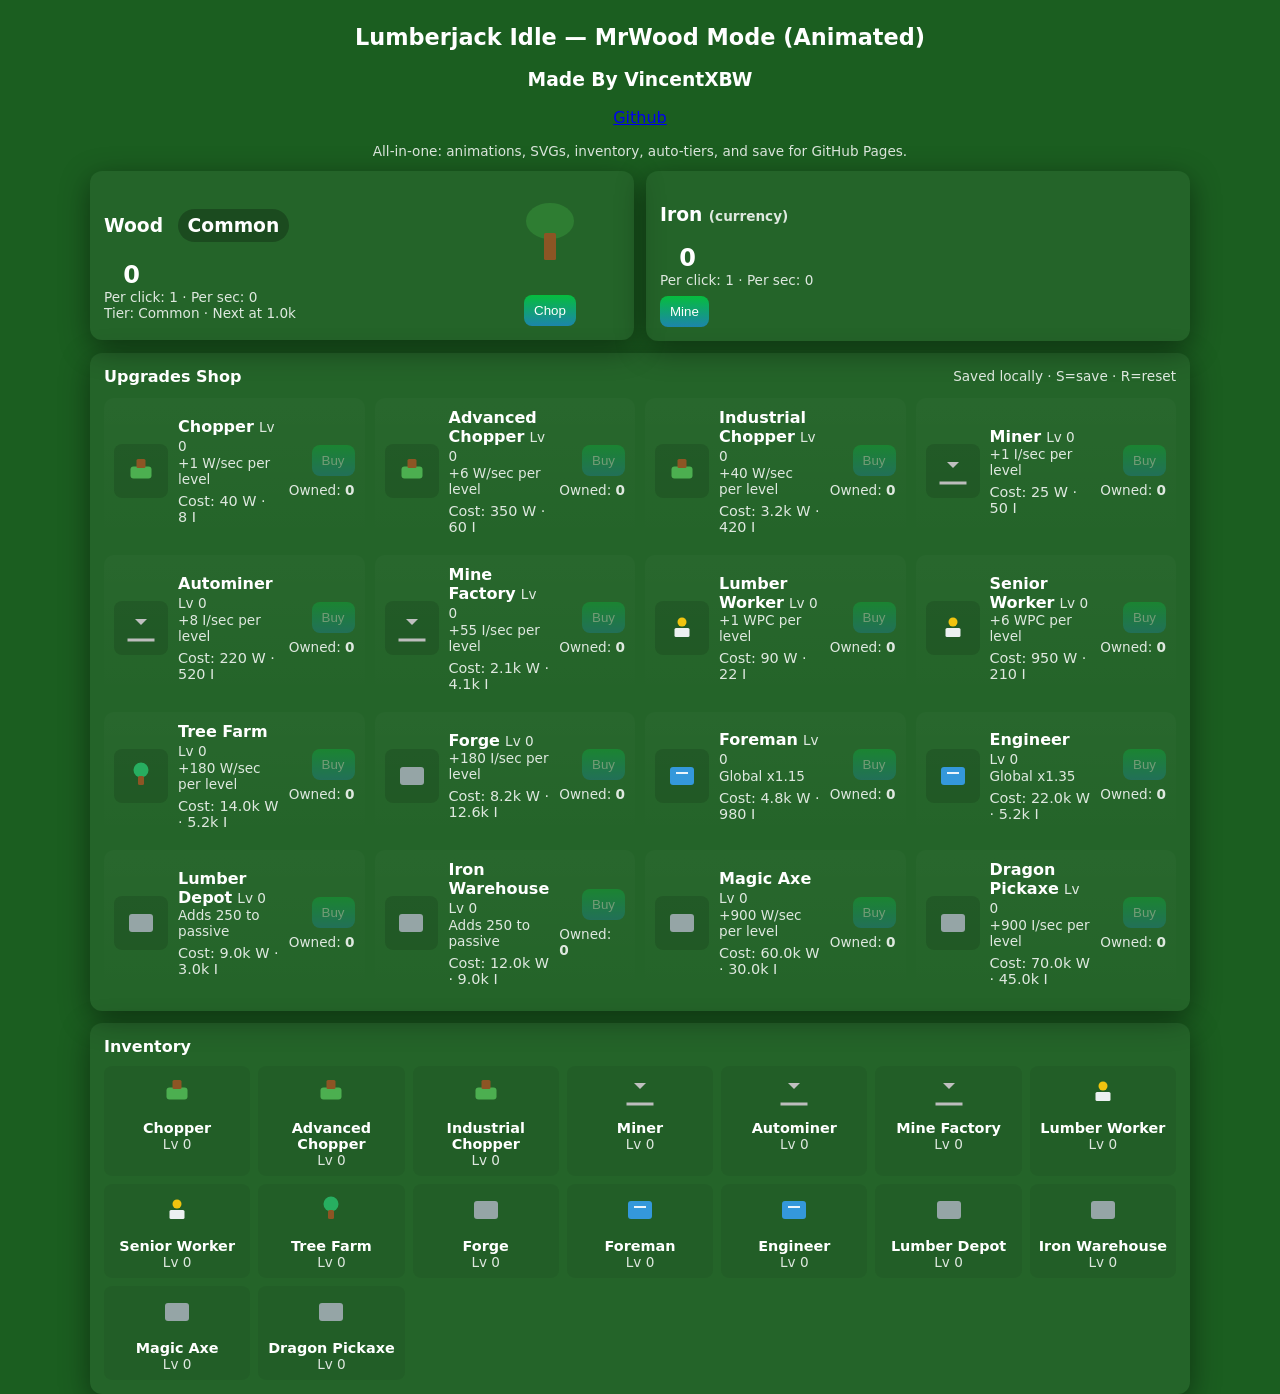
<file: Lumberjack-Idle-main/index.html>
<!DOCTYPE html>
<html lang="en">
<head>
<meta charset="utf-8" />
<meta name="viewport" content="width=device-width,initial-scale=1" />
<title>Lumberjack Idle — MrWood Mode (Animated)</title>
<style>
  :root{
    --bg-a:#1b5e20; --bg-b:#1b5e20; --accent:#ffd166; --glass: rgba(255,255,255,0.04);
    --card-radius:12px; --ui-gap:12px; --maxw:1100px;
  }
  *{box-sizing:border-box}
  html,body{height:100%}
  body{margin:0;font-family:Inter,system-ui,Arial,sans-serif;background:linear-gradient(180deg,var(--bg-a),var(--bg-b));color:#fff;display:flex;justify-content:center;padding:18px}
  .wrap{width:100%;max-width:var(--maxw)}
  header{text-align:center;margin-bottom:12px}
  h1{margin:6px 0;font-size:1.4rem}
  .top{display:flex;gap:var(--ui-gap);align-items:flex-start}
  .panel{background:var(--glass);padding:14px;border-radius:var(--card-radius);box-shadow:0 8px 30px rgba(0,0,0,0.45)}
  .res{flex:1;min-width:220px}
  .big{font-size:1.5rem;font-weight:700}
  .small{font-size:0.85rem;color:rgba(255,255,255,0.85)}
  button{background:linear-gradient(180deg,#06bd3d,#1c85ab);color:#fff;border:none;padding:8px 10px;border-radius:8px;cursor:pointer}
  button[disabled]{opacity:.35;cursor:default}
  #upgradesGrid{display:grid;grid-template-columns:repeat(auto-fit,minmax(240px,1fr));gap:10px;margin-top:12px}
  .upgradeCard{display:flex;gap:10px;align-items:center;padding:10px;border-radius:10px;background:linear-gradient(180deg,rgba(255,255,255,0.02),transparent);position:relative}
  .iconWrap{width:54px;height:54px;border-radius:8px;display:flex;align-items:center;justify-content:center;background:rgba(0,0,0,0.12)}
  .lvl{font-weight:700}
  #inventory{display:grid;grid-template-columns:repeat(auto-fit,minmax(140px,1fr));gap:8px;margin-top:10px}
  .invItem{padding:8px;border-radius:8px;background:rgba(0,0,0,0.06);text-align:center}
  .tier-badge{display:inline-block;padding:6px 10px;border-radius:999px;background:rgba(0,0,0,0.25);margin-left:8px}
  .svgTree{width:96px;height:96px}
  about{text-align:center;padding:12px;color:rgba(255,255,255,0.7);margin-top:12px}

  /* Tree sway animation */
  @keyframes sway { 0%{transform:translateX(0)}50%{transform:translateX(6px)}100%{transform:translateX(0)} }
  .sway{animation: sway 2s ease-in-out infinite}

  /* Upgrade affordable pulse */
  @keyframes pulse {0%{box-shadow:0 0 0 rgba(255,255,255,0.0)}50%{box-shadow:0 0 18px rgba(255,215,102,0.12)}100%{box-shadow:0 0 0 rgba(255,255,255,0)}}
  .affordable{animation:pulse 1.6s infinite}

  /* Chop sparks */
  .particle{position:absolute;width:8px;height:8px;background:rgba(255,235,59,0.95);border-radius:2px;pointer-events:none;transform-origin:center}

  /* flash on tier up */
  .tier-flash{position:fixed;inset:0;background:rgba(255,255,200,0.06);pointer-events:none;opacity:0;transition:opacity .35s}
  .tier-flash.show{opacity:1}

  /* number lerp */
  .num{display:inline-block;min-width:36px;text-align:right}

  /* tooltip */
  .tooltip{position:relative}
  .tooltip .tt{position:absolute;left:50%;transform:translateX(-50%);bottom:calc(100% + 8px);background:rgba(0,0,0,0.8);padding:6px 8px;border-radius:6px;font-size:12px;white-space:nowrap;display:none}
  .tooltip:hover .tt{display:block}

  @media(max-width:880px){.top{flex-direction:column}}
</style>
</head>
<body>
<div class="wrap">
<header>
  <h1>Lumberjack Idle — MrWood Mode (Animated)</h1>
  <div class="about">
    <h3>Made By VincentXBW</h3>
    <p><a href="github.com/VincentXBW">Github</a></p>
    <script type="text/javascript" src="https://counter.websiteout.com/js/7/4/0/0"></script>
  </div>
  <div class="small">All-in-one: animations, SVGs, inventory, auto-tiers, and save for GitHub Pages.</div>
</header>
<div class="top">
  <div class="panel res">
    <div style="display:flex;gap:12px;align-items:center;justify-content:space-between">
      <div style="flex:1">
        <h3>Wood <span id="tierBadge" class="tier-badge">Common</span></h3>
        <div class="big"><span id="wood" class="num">0</span></div>
        <div class="small">Per click: <span id="wpc">1</span> · Per sec: <span id="wps">0</span></div>
        <div class="small" id="progressText">Tier: Common · Next at 1,000 Wood</div>
      </div>
      <div style="width:140px;text-align:center">
        <svg id="treeSVG" class="svgTree sway" viewBox="0 0 64 64" xmlns="http://www.w3.org/2000/svg">
          <g id="treeCommon"><ellipse cx="32" cy="24" rx="16" ry="12" fill="#2e7d32" /><rect x="28" y="32" width="8" height="18" rx="1" fill="#8d5524" /></g>
          <g id="treeUncommon" style="display:none"><ellipse cx="32" cy="22" rx="17" ry="13" fill="#3aa76a" /><rect x="27" y="33" width="10" height="18" rx="1" fill="#6b3b1a" /></g>
          <g id="treeExotic" style="display:none"><path d="M32 8 C20 20, 18 28, 32 28 C46 28, 44 20, 32 8 Z" fill="#9b59b6" /><rect x="26" y="30" width="12" height="18" rx="2" fill="#6b3b1a" /></g>
          <g id="treeMalev" style="display:none"><path d="M32 6 C18 22, 12 34, 32 34 C52 34, 46 22, 32 6 Z" fill="#d35400" /><rect x="27" y="34" width="10" height="20" rx="2" fill="#4b2b1a" /></g>
          <g id="treeMyth" style="display:none"><circle cx="32" cy="20" r="14" fill="#f39c12" /><rect x="25" y="34" width="14" height="18" rx="2" fill="#4a2a10" /></g>
          <g id="treeImp" style="display:none"><path d="M32 6 Q20 24, 32 30 Q44 24, 32 6 Z" fill="#e74c3c" /><rect x="28" y="34" width="8" height="20" rx="2" fill="#2f1a0f" /></g>
        </svg>
        <div style="margin-top:10px"><button id="chopBtn">Chop</button></div>
      </div>
    </div>
  </div>

  <div class="panel res">
    <h3>Iron <span class="small">(currency)</span></h3>
    <div class="big"><span id="iron" class="num">0</span></div>
    <div class="small">Per click: <span id="ipc">1</span> · Per sec: <span id="ips">0</span></div>
    <div style="margin-top:8px"><button id="mineBtn">Mine</button></div>
  </div>
</div>

<section style="margin-top:12px">
  <div class="panel">
    <div style="display:flex;justify-content:space-between;align-items:center;flex-wrap:wrap;gap:12px">
      <div><strong>Upgrades Shop</strong></div>
      <div class="small">Saved locally · S=save · R=reset</div>
    </div>

    <div id="upgradesGrid"></div>
  </div>
</section>

<section style="margin-top:12px">
  <div class="panel">
    <strong>Inventory</strong>
    <div id="inventory"></div>
  </div>
</section>

</div>

<div class="tier-flash" id="tierFlash"></div>

<script>
/* ===== Audio ===== */
const AudioCtx = window.AudioContext || window.webkitAudioContext;
let audioCtx = null;
function ensureAudio(){ if(!audioCtx) audioCtx = new AudioCtx(); }
function playClick(){ try{ ensureAudio(); const o = audioCtx.createOscillator(); const g = audioCtx.createGain(); o.type='sine'; o.frequency.value=780; g.gain.value=0.03; o.connect(g); g.connect(audioCtx.destination); o.start(); setTimeout(()=>o.stop(),80);}catch(e){} }
function playBuy(){ try{ ensureAudio(); const o = audioCtx.createOscillator(); const g = audioCtx.createGain(); o.type='triangle'; o.frequency.value=360; g.gain.value=0.06; o.connect(g); g.connect(audioCtx.destination); o.start(); setTimeout(()=>o.stop(),220);}catch(e){} }

/* ===== Game state ===== */
const TIERS = [
  {id:0,name:'Common',threshold:0,mult:1},
  {id:1,name:'Uncommon',threshold:1000,mult:1.4},
  {id:2,name:'Exotic',threshold:10000,mult:2},
  {id:3,name:'Malevolent',threshold:100000,mult:3.2},
  {id:4,name:'Mythical',threshold:1000000,mult:5},
  {id:5,name:'Impossible',threshold:10000000,mult:10}
];
let state = { wood:0, iron:0, wpcBase:1, ipcBase:1, wpc:1, ipc:1, wps:0, ips:0, tier:0, upgrades:{}, last:Date.now() };

/* ===== Upgrades ===== */
const UDEFS = [
  {id:'chopper',label:'Chopper',type:'chopper',baseW:40,baseI:8,per:1},
  {id:'chopperA',label:'Advanced Chopper',type:'chopper',baseW:350,baseI:60,per:6},
  {id:'chopperX',label:'Industrial Chopper',type:'chopper',baseW:3200,baseI:420,per:40},
  {id:'miner',label:'Miner',type:'miner',baseW:25,baseI:50,per:1},
  {id:'minerA',label:'Autominer',type:'miner',baseW:220,baseI:520,per:8},
  {id:'minerX',label:'Mine Factory',type:'miner',baseW:2100,baseI:4100,per:55},
  {id:'worker',label:'Lumber Worker',type:'worker',baseW:90,baseI:22,per:1},
  {id:'workerA',label:'Senior Worker',type:'worker',baseW:950,baseI:210,per:6},
  {id:'treeFarm',label:'Tree Farm',type:'chopper',baseW:14000,baseI:5200,per:180},
  {id:'forge',label:'Forge',type:'miner',baseW:8200,baseI:12600,per:180},
  {id:'foreman',label:'Foreman',type:'mult',baseW:4800,baseI:980,mult:1.15},
  {id:'engineer',label:'Engineer',type:'mult',baseW:22000,baseI:5200,mult:1.35},
  {id:'lumberDepot',label:'Lumber Depot',type:'storage',baseW:9000,baseI:3000,per:250},
  {id:'ironWarehouse',label:'Iron Warehouse',type:'storage',baseW:12000,baseI:9000,per:250},
  {id:'magicAxe',label:'Magic Axe',type:'chopper',baseW:60000,baseI:30000,per:900},
  {id:'dragonPick',label:'Dragon Pickaxe',type:'miner',baseW:70000,baseI:45000,per:900}
];
UDEFS.forEach(u=> state.upgrades[u.id] = state.upgrades[u.id]||0);

/* ===== Helpers ===== */
function fmt(n){ if(n>=1e9) return (n/1e9).toFixed(2)+'B'; if(n>=1e6) return (n/1e6).toFixed(2)+'M'; if(n>=1000) return (n/1000).toFixed(1)+'k'; return Math.floor(n); }
function save(){ localStorage.setItem('lj_state_v3', JSON.stringify(state)); }
function load(){ const s = localStorage.getItem('lj_state_v3'); if(s){ state = JSON.parse(s); applyState(); } }
function reset(){ if(confirm('Reset game?')){ localStorage.removeItem('lj_state_v3'); location.reload(); }}

/* ===== UI refs ===== */
const woodEl=document.getElementById('wood'), ironEl=document.getElementById('iron');
const wpcEl=document.getElementById('wpc'), ipcEl=document.getElementById('ipc');
const wpsEl=document.getElementById('wps'), ipsEl=document.getElementById('ips');
const grid=document.getElementById('upgradesGrid'), inv=document.getElementById('inventory');
const tierBadge=document.getElementById('tierBadge'), progressText=document.getElementById('progressText');
const treeSVG=document.getElementById('treeSVG'), tierFlash=document.getElementById('tierFlash');

/* ===== Particles ===== */
const particlePool=[];
function spawnParticle(x,y,dx,dy,ttl=900){ const p=document.createElement('div'); p.className='particle'; p.style.left=x+'px'; p.style.top=y+'px'; document.body.appendChild(p); const start=performance.now(); function raf(t){ const dt=t-start; const px=x+dx*(dt/ttl); const py=y+dy*(dt/ttl) + 0.5*(dt/ttl)*(dt/ttl)*30; p.style.left=px+'px'; p.style.top=py+'px'; p.style.opacity=1-(dt/ttl); if(dt<ttl) requestAnimationFrame(raf); else p.remove(); } requestAnimationFrame(raf); }

function chopParticles(el){ const r=el.getBoundingClientRect(); for(let i=0;i<10;i++){ const x=r.left + Math.random()*r.width; const y=r.top + Math.random()*r.height; const dx=(Math.random()-0.5)*120; const dy=-Math.random()*140; spawnParticle(x,y,dx,dy,800); } }

/* ===== Core actions ===== */
function clickChop(){ state.wood += state.wpc; chopParticles(document.getElementById('chopBtn')); playClick(); updateUI(); }
function clickMine(){ state.iron += state.ipc; chopParticles(document.getElementById('mineBtn')); playClick(); updateUI(); }

document.getElementById('chopBtn').addEventListener('click',clickChop);
document.getElementById('mineBtn').addEventListener('click',clickMine);

/* ===== Economics ===== */
function costFor(u,lvl){ const mult=1.78; const w=Math.ceil(u.baseW*Math.pow(mult,lvl)); const i=Math.ceil(u.baseI*Math.pow(mult,lvl)); return {wood:w,iron:i}; }

function buildGrid(){ grid.innerHTML=''; UDEFS.forEach(def=>{ const lvl=state.upgrades[def.id]||0; const cost=costFor(def,lvl); const card=document.createElement('div'); card.className='upgradeCard tooltip'; const affordable = state.wood>=cost.wood && state.iron>=cost.iron; if(affordable) card.classList.add('affordable'); card.innerHTML = `
    <div class="iconWrap">${iconFor(def.id)}</div>
    <div style="flex:1;text-align:left">
      <div><strong>${def.label}</strong> <span class="small">Lv ${lvl}</span></div>
      <div class="small">${descr(def)}</div>
      <div style="margin-top:6px;font-size:0.9rem;color:rgba(255,255,255,0.85)">Cost: ${fmt(cost.wood)} W · ${fmt(cost.iron)} I</div>
    </div>
    <div style="display:flex;flex-direction:column;gap:6px;align-items:flex-end">
      <button ${!affordable? 'disabled' : ''} onclick="buyUpgrade('${def.id}')">Buy</button>
      <div class="small">Owned: <span class="lvl">${lvl}</span></div>
    </div>
    <div class="tt">${tooltipText(def)}</div>
  `; grid.appendChild(card); }); }

function tooltipText(def){ if(def.type==='chopper') return `${def.label} provides +${def.per} wood/sec per level.`; if(def.type==='miner') return `${def.label} provides +${def.per} iron/sec per level.`; if(def.type==='worker') return `${def.label} increases wood per click by ${def.per} per level.`; if(def.type==='mult') return `${def.label} multiplies overall productivity.`; if(def.type==='storage') return `${def.label} increases storage efficiency.`; return ''; }

function descr(def){ if(def.type==='chopper') return `+${def.per} W/sec per level`; if(def.type==='miner') return `+${def.per} I/sec per level`; if(def.type==='worker') return `+${def.per} WPC per level`; if(def.type==='mult') return `Global x${def.mult}`; if(def.type==='storage') return `Adds ${def.per} to passive`; return ''; }

window.buyUpgrade = function(id){ const def=UDEFS.find(d=>d.id===id); const lvl=state.upgrades[id]||0; const cost=costFor(def,lvl); if(state.wood>=cost.wood && state.iron>=cost.iron){ state.wood-=cost.wood; state.iron-=cost.iron; state.upgrades[id]=lvl+1; applyEffect(def,lvl+1); playBuy(); flashPurchase(); buildGrid(); buildInv(); save(); updateUI(); }}

function applyEffect(def,lvl){ const tierMult = TIERS[state.tier].mult; if(def.type==='chopper'){ state.wps += def.per * tierMult; } else if(def.type==='miner'){ state.ips += def.per * (tierMult/1.1); } else if(def.type==='worker'){ state.wpc += def.per; } else if(def.type==='mult'){ state.wpc *= def.mult; state.ipc *= def.mult; state.wps *= def.mult; state.ips *= def.mult; } else if(def.type==='storage'){ state.wps += def.per; state.ips += def.per; } }

function buildInv(){ inv.innerHTML=''; UDEFS.forEach(def=>{ const lvl=state.upgrades[def.id]||0; const el=document.createElement('div'); el.className='invItem'; el.innerHTML = `${iconFor(def.id)}<div style="font-size:0.9rem;margin-top:6px"><strong>${def.label}</strong></div><div class="small">Lv ${lvl}</div>`; inv.appendChild(el); }); }

/* ===== Tier logic & visuals ===== */
function checkTier(){ for(let t=TIERS.length-1;t>=0;t--){ if(state.wood >= TIERS[t].threshold){ if(state.tier!==t){ state.tier=t; onTierUp(t); } break; } } }
function onTierUp(t){ const tier=TIERS[t]; tierBadge.textContent=tier.name; animateTierFlash(); switchTreeGraphic(t); // apply a modest bonus
  state.wpc += Math.ceil(1 * tier.mult); state.wps *= tier.mult; state.ips *= tier.mult; save(); }

function switchTreeGraphic(t){ document.querySelectorAll('#treeSVG g').forEach(g=>g.style.display='none'); if(t===0) document.getElementById('treeCommon').style.display='block'; else if(t===1) document.getElementById('treeUncommon').style.display='block'; else if(t===2) document.getElementById('treeExotic').style.display='block'; else if(t===3) document.getElementById('treeMalev').style.display='block'; else if(t===4) document.getElementById('treeMyth').style.display='block'; else if(t===5) document.getElementById('treeImp').style.display='block'; }

function animateTierFlash(){ tierFlash.classList.add('show'); setTimeout(()=>tierFlash.classList.remove('show'),400); // background tint change
  document.body.style.background = `linear-gradient(180deg, rgba(40,70,30,0.95), rgba(20,30,20,0.95))`; setTimeout(()=>document.body.style.background = '',500); notify(`Tier Upgraded to ${TIERS[state.tier].name}!`) }

function notify(msg){ const t=document.createElement('div'); t.textContent=msg; t.style.position='fixed'; t.style.left='50%'; t.style.transform='translateX(-50%)'; t.style.bottom='20px'; t.style.padding='10px 16px'; t.style.background='rgba(0,0,0,0.7)'; t.style.borderRadius='8px'; t.style.zIndex=9999; document.body.appendChild(t); setTimeout(()=>t.remove(),2200); }

function flashPurchase(){ const f=document.createElement('div'); f.style.position='fixed'; f.style.right='18px'; f.style.top='18px'; f.style.width='10px'; f.style.height='10px'; f.style.background='gold'; f.style.borderRadius='50%'; f.style.boxShadow='0 0 10px gold'; document.body.appendChild(f); setTimeout(()=>f.remove(),220); }

/* ===== Tick & UI update (with smooth number lerp) ===== */
let displayed = {wood:0,iron:0};
function tick(){ const now=Date.now(); const dt=(now-state.last)/1000; state.last=now; state.wood += state.wps * dt; state.iron += state.ips * dt; checkTier(); updateUI(); }

function lerp(a,b,t){ return a + (b-a)*t; }
function updateUI(){ // smooth numbers
  displayed.wood = lerp(displayed.wood, state.wood, 0.18); displayed.iron = lerp(displayed.iron, state.iron, 0.18);
  woodEl.textContent = fmt(displayed.wood); ironEl.textContent = fmt(displayed.iron);
  document.getElementById('wpc').textContent = Math.max(1,Math.floor(state.wpc)); document.getElementById('ipc').textContent = Math.max(1,Math.floor(state.ipc));
  document.getElementById('wps').textContent = Math.floor(state.wps); document.getElementById('ips').textContent = Math.floor(state.ips);
  const next = TIERS.find(t=> t.threshold>state.wood);
  progressText.textContent = next?`Tier: ${TIERS[state.tier].name} · Next at ${fmt(next.threshold)}`:`Tier: ${TIERS[state.tier].name} · Max tier`;
  buildGrid(); buildInv(); // update afford indicators
}

/* ===== Save/load / apply state ===== */
function applyState(){ state.wpc = state.wpcBase || 1; state.ipc = state.ipcBase || 1; state.wps = 0; state.ips = 0; state.last = Date.now(); UDEFS.forEach(def=>{ const lvl = state.upgrades[def.id]||0; for(let i=0;i<lvl;i++) applyEffect(def,i+1); }); checkTier(); updateUI(); }
load(); if(!localStorage.getItem('lj_state_v3')){ state.wpc=1; state.ipc=1; state.wps=0; state.ips=0; buildGrid(); buildInv(); updateUI(); }
setInterval(tick,1000);
window.addEventListener('keydown',(e)=>{ if(e.key.toLowerCase()==='s'){ save(); notify('Saved'); } if(e.key.toLowerCase()==='r') reset(); });

/* ===== Icons ===== */
function iconFor(id){ const svg = (inner)=>`<svg width="36" height="36" viewBox="0 0 24 24" xmlns="http://www.w3.org/2000/svg">${inner}</svg>`;
  if(id.includes('chopper')) return svg('<rect x="5" y="9" width="14" height="8" rx="2" fill="#4caf50"/><rect x="9" y="4" width="6" height="6" rx="1" fill="#8d5524"/>');
  if(id.includes('miner')) return svg('<path d="M3 21h18v-2H3v2z" fill="#bdbdbd"/><path d="M8 6l4 4 4-4" fill="#c0c0c0"/>');
  if(id.includes('worker')) return svg('<circle cx="12" cy="8" r="3" fill="#f1c40f"/><rect x="7" y="12" width="10" height="6" rx="1" fill="#ecf0f1"/>');
  if(id.includes('tree')||id.includes('Farm')) return svg('<circle cx="12" cy="8" r="5" fill="#27ae60"/><rect x="10" y="12" width="4" height="6" rx="1" fill="#8d5524"/>');
  if(id.includes('foreman')||id.includes('engineer')) return svg('<rect x="4" y="6" width="16" height="12" rx="2" fill="#3498db"/><path d="M8 10h8" stroke="#fff" stroke-width="1.2"/>');
  return svg('<rect x="4" y="6" width="16" height="12" rx="2" fill="#95a5a6"/>'); }

</script>
</body>
</html>
</file>
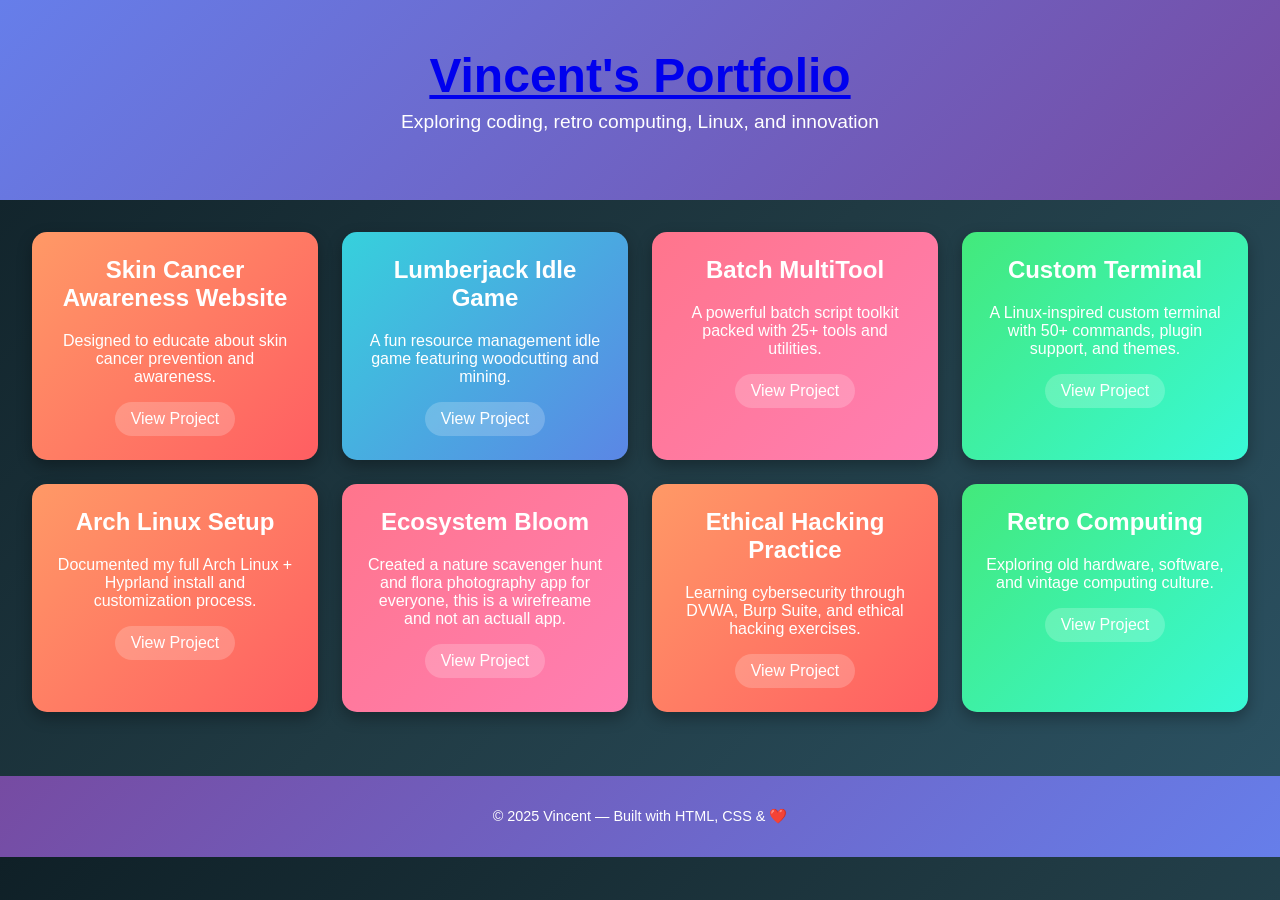
<file: Portfolio-main/index.html>
<!DOCTYPE html>
<html lang="en">
<head>
  <meta charset="UTF-8">
  <meta name="viewport" content="width=device-width, initial-scale=1.0">
  <title>Vincent's Portfolio</title>
  <style>
    body {
      margin: 0;
      font-family: Arial, sans-serif;
      background: linear-gradient(135deg, #0f2027, #203a43, #2c5364);
      color: #fff;
    }
    header {
      text-align: center;
      padding: 3rem 1rem;
      background: linear-gradient(135deg, #667eea, #764ba2);
    }
    header h1 {
      font-size: 3rem;
      margin: 0;
    }
    header p {
      font-size: 1.2rem;
      margin-top: 0.5rem;
    }
    .projects {
      display: grid;
      grid-template-columns: repeat(auto-fit, minmax(280px, 1fr));
      gap: 1.5rem;
      padding: 2rem;
    }
    .card {
      background: linear-gradient(135deg, #ff9966, #ff5e62);
      padding: 1.5rem;
      border-radius: 15px;
      text-align: center;
      box-shadow: 0 6px 15px rgba(0, 0, 0, 0.3);
      transition: transform 0.3s ease, box-shadow 0.3s ease;
    }
    .card:nth-child(2n) {
      background: linear-gradient(135deg, #36d1dc, #5b86e5);
    }
    .card:nth-child(3n) {
      background: linear-gradient(135deg, #ff758c, #ff7eb3);
    }
    .card:nth-child(4n) {
      background: linear-gradient(135deg, #43e97b, #38f9d7);
    }
    .card:hover {
      transform: translateY(-8px);
      box-shadow: 0 12px 25px rgba(0, 0, 0, 0.5);
    }
    .card h2 {
      margin-top: 0;
      font-size: 1.5rem;
    }
    .card p {
      font-size: 1rem;
      margin: 0.5rem 0 1rem;
    }
    .card a {
      display: inline-block;
      padding: 0.5rem 1rem;
      border-radius: 25px;
      background: rgba(255, 255, 255, 0.2);
      color: #fff;
      text-decoration: none;
      transition: background 0.3s ease;
    }
    .card a:hover {
      background: rgba(255, 255, 255, 0.4);
    }
    footer {
      text-align: center;
      padding: 2rem;
      background: linear-gradient(135deg, #764ba2, #667eea);
      margin-top: 2rem;
    }
    footer p {
      margin: 0;
      font-size: 0.9rem;
    }
  </style>
</head>
<body>
  <header>
    <a href="https://github.com/VincentXBW"><h1>Vincent's Portfolio</h1></a>
    <p>Exploring coding, retro computing, Linux, and innovation</p>
  </header>

  <section class="projects">
    <div class="card">
      <h2>Skin Cancer Awareness Website</h2>
      <p>Designed to educate about skin cancer prevention and awareness.</p>
      <a href="https://VincentXBW.github.io/SkinCancerAwareness/">View Project</a>
    </div>
    <div class="card">
      <h2>Lumberjack Idle Game</h2>
      <p>A fun resource management idle game featuring woodcutting and mining.</p>
      <a href="https://VincentXBW.github.io/Lumberjack-Idle/">View Project</a>
    </div>
    <div class="card">
      <h2>Batch MultiTool</h2>
      <p>A powerful batch script toolkit packed with 25+ tools and utilities.</p>
      <a href="https://VincentXBW.github.io/MultiTool/">View Project</a>
    </div>
    <div class="card">
      <h2>Custom Terminal</h2>
      <p>A Linux-inspired custom terminal with 50+ commands, plugin support, and themes.</p>
      <a href="https://VincentXBW.github.io/Custom-Terminal/">View Project</a>
    </div>
    <div class="card">
      <h2>Arch Linux Setup</h2>
      <p>Documented my full Arch Linux + Hyprland install and customization process.</p>
      <a href="https://VincentXBW.github.io/Arch-Linux-Setup/">View Project</a>
    </div>
    <div class="card">
      <h2>Ecosystem Bloom</h2>
      <p>Created a nature scavenger hunt and flora photography app for everyone, this is a wirefreame and not an actuall app.</p>
      <a href="https://VincentXBW.github.io/EcosystemBloom/">View Project</a>
    </div>
    <div class="card">
      <h2>Ethical Hacking Practice</h2>
      <p>Learning cybersecurity through DVWA, Burp Suite, and ethical hacking exercises.</p>
      <a href="https://VincentXBW.github.io/Ethical-Hacking/">View Project</a>
    </div>
    <div class="card">
      <h2>Retro Computing</h2>
      <p>Exploring old hardware, software, and vintage computing culture.</p>
      <a href="https://VincentXBW.github.io/Retro-Computing/">View Project</a>
    </div>
  </section>
  <footer>
    <p>© 2025 Vincent — Built with HTML, CSS & ❤️</p>
    <script type="text/javascript" src="https://counter.websiteout.com/js/7/4/0/0"></script>
  </footer>
</body>
</html>
</file>
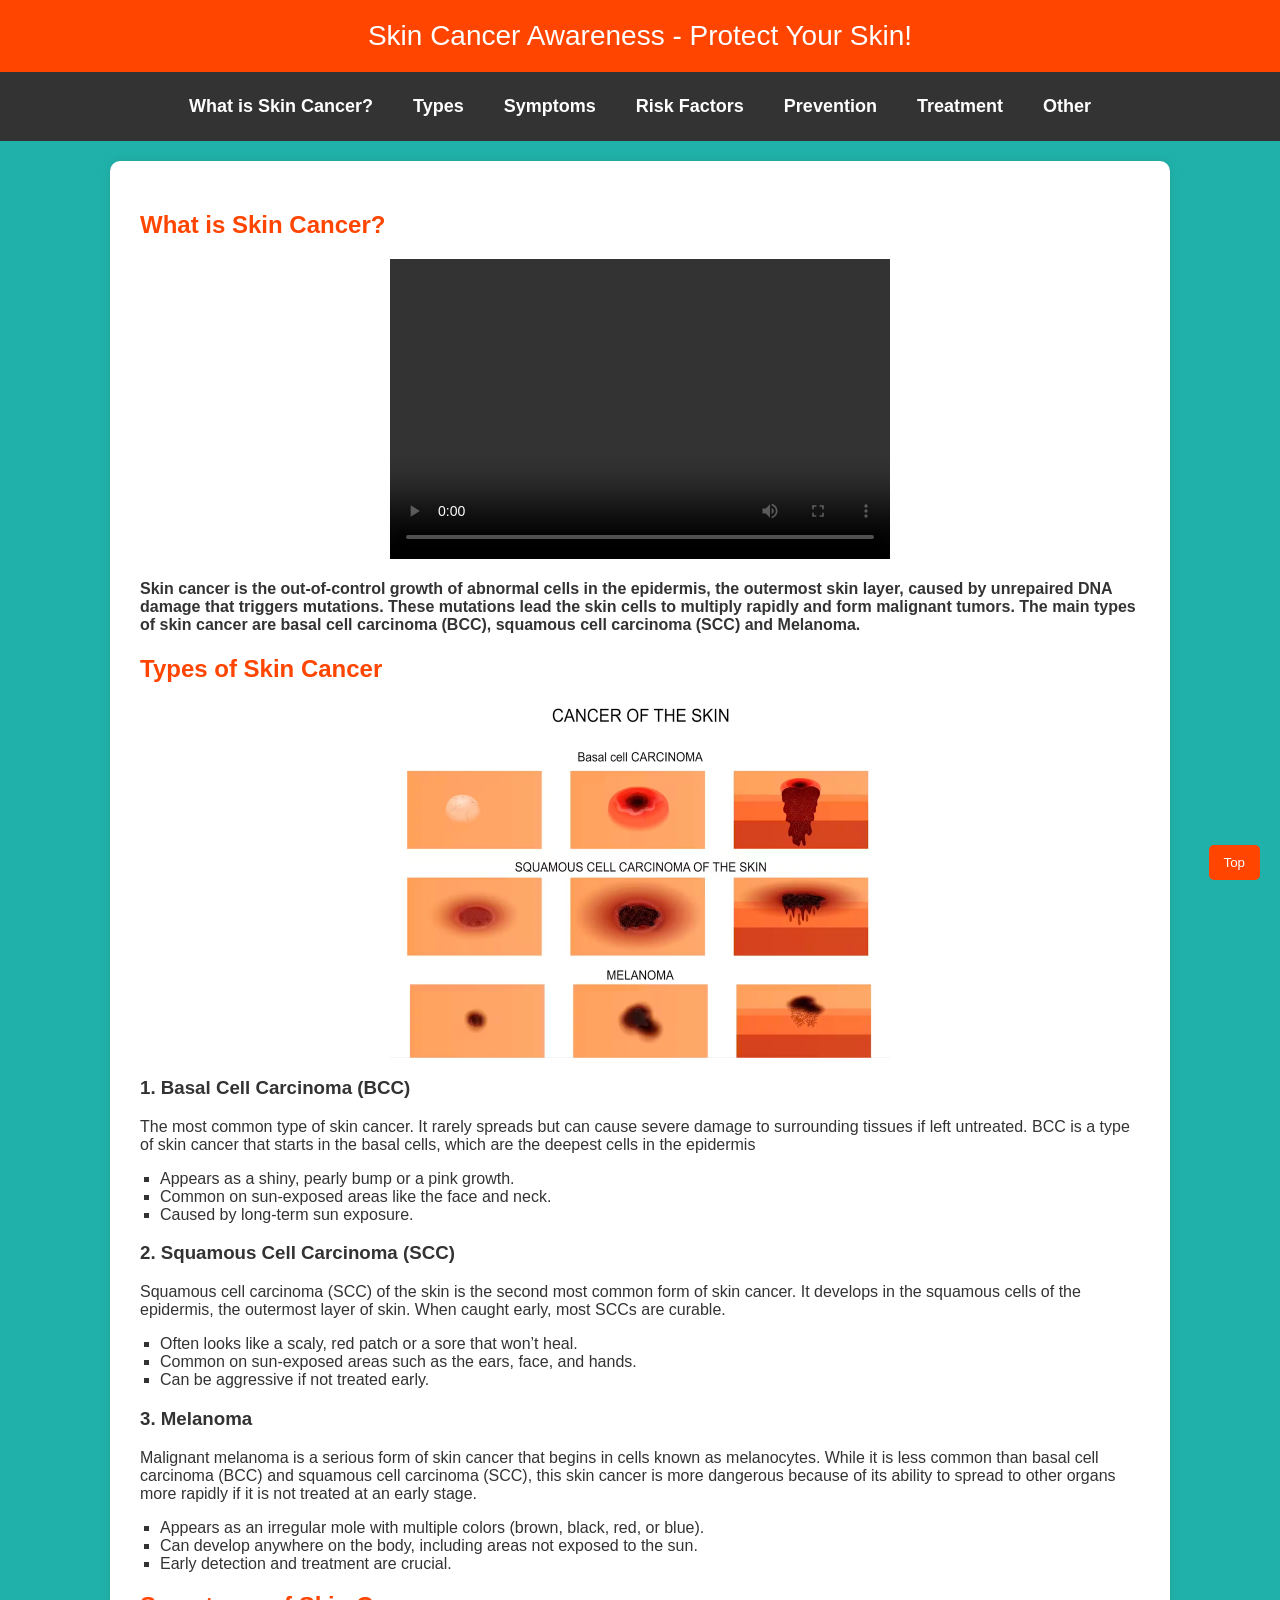
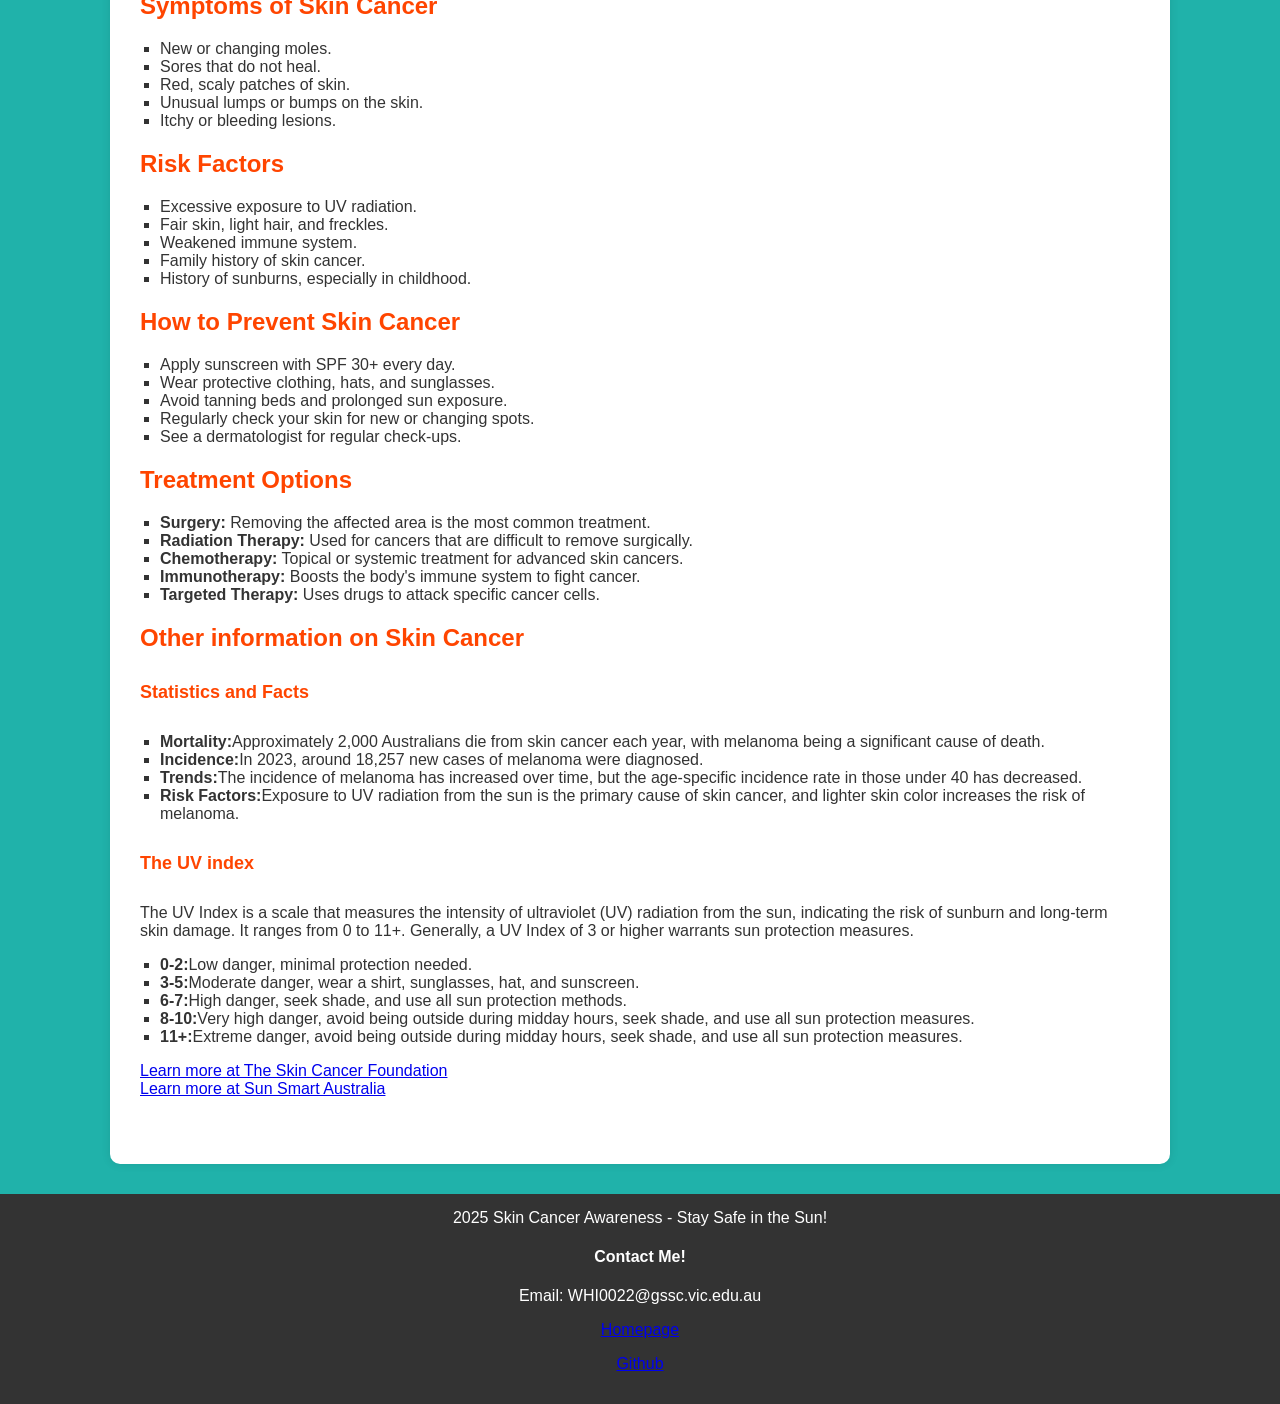
<file: SkinCancerAwareness-main/index.html>
<!DOCTYPE html>
<html lang="en">
<head>
    <meta charset="UTF-8">
    <meta name="viewport" content="width=device-width, initial-scale=1.0">
    <title>Skin Cancer Awareness</title>
    <link rel="stylesheet" href="Schoolskincancer.css">
</head>
<body>
    <header>
        Skin Cancer Awareness - Protect Your Skin!
    </header>
    <nav>
        <a href="#what-is-skin-cancer">What is Skin Cancer?</a>
        <a href="#types-of-skin-cancer">Types</a>
        <a href="#symptoms">Symptoms</a>
        <a href="#risk-factors">Risk Factors</a>
        <a href="#prevention">Prevention</a>
        <a href="#treatment">Treatment</a>
        <a href="#other">Other</a>
    </nav>
    <div class="container">
        <section id="what-is-skin-cancer">
            <h1><strong>What is Skin Cancer?</strong></h1>
            <video class="BeingSunsmartVideo" controls>
                <source src="Being Sunsmart.mp4" type="video/mp4">
                https://youtu.be/5kZ5YkEhwsk
            </video>

            <h4>Skin cancer is the out-of-control growth of abnormal cells in the epidermis, the outermost skin layer, caused by unrepaired DNA damage that triggers mutations. These mutations lead the skin cells to multiply rapidly and form malignant tumors. The main types of skin cancer are basal cell carcinoma (BCC), squamous cell carcinoma (SCC) and Melanoma.</h4>
        </section>
        <section id="types-of-skin-cancer">
            <h1>Types of Skin Cancer</h1>
            <img class="typesofskincancerimage" src="types_Of_Skin_Cancer.jpg" alt="Types Of Skin Cancer Image">
            <h3>1. Basal Cell Carcinoma (BCC)</h3>
            <p>The most common type of skin cancer. It rarely spreads but can cause severe damage to surrounding tissues if left untreated. BCC is a type of skin cancer that starts in the basal cells, which are the deepest cells in the epidermis </p>
            <ul>
                <li>Appears as a shiny, pearly bump or a pink growth.</li>
                <li>Common on sun-exposed areas like the face and neck.</li>
                <li>Caused by long-term sun exposure.</li>
            </ul>
            <h3>2. Squamous Cell Carcinoma (SCC)</h3>
            <p>Squamous cell carcinoma (SCC) of the skin is the second most common form of skin cancer. It develops in the squamous cells of the epidermis, the outermost layer of skin. When caught early, most SCCs are curable.</p>
            <ul>
                <li>Often looks like a scaly, red patch or a sore that won’t heal.</li>
                <li>Common on sun-exposed areas such as the ears, face, and hands.</li>
                <li>Can be aggressive if not treated early.</li>
            </ul>
            <h3>3. Melanoma</h3>
            <p>Malignant melanoma is a serious form of skin cancer that begins in cells known as melanocytes. While it is less common than basal cell carcinoma (BCC) and squamous cell carcinoma (SCC), this skin cancer is more dangerous because of its ability to spread to other organs more rapidly if it is not treated at an early stage.</p>
            <ul>
                <li>Appears as an irregular mole with multiple colors (brown, black, red, or blue).</li>
                <li>Can develop anywhere on the body, including areas not exposed to the sun.</li>
                <li>Early detection and treatment are crucial.</li>
            </ul>
        </section>
        <section id="symptoms">
            <h1>Symptoms of Skin Cancer</h1>
            <ul>
                <li>New or changing moles.</li>
                <li>Sores that do not heal.</li>
                <li>Red, scaly patches of skin.</li>
                <li>Unusual lumps or bumps on the skin.</li>
                <li>Itchy or bleeding lesions.</li>
            </ul>
        </section>
        <section id="risk-factors">
            <h1>Risk Factors</h1>
            <ul>
                <li>Excessive exposure to UV radiation.</li>
                <li>Fair skin, light hair, and freckles.</li>
                <li>Weakened immune system.</li>
                <li>Family history of skin cancer.</li>
                <li>History of sunburns, especially in childhood.</li>
            </ul>
        </section>
        <section id="prevention">
            <h1>How to Prevent Skin Cancer</h1>
            <ul>
                <li>Apply sunscreen with SPF 30+ every day.</li>
                <li>Wear protective clothing, hats, and sunglasses.</li>
                <li>Avoid tanning beds and prolonged sun exposure.</li>
                <li>Regularly check your skin for new or changing spots.</li>
                <li>See a dermatologist for regular check-ups.</li>
            </ul>
        </section>
        <section id="treatment">
            <h2>Treatment Options</h2>
            <ul>
                <li><strong>Surgery:</strong> Removing the affected area is the most common treatment.</li>
                <li><strong>Radiation Therapy:</strong> Used for cancers that are difficult to remove surgically.</li>
                <li><strong>Chemotherapy:</strong> Topical or systemic treatment for advanced skin cancers.</li>
                <li><strong>Immunotherapy:</strong> Boosts the body's immune system to fight cancer.</li>
                <li><strong>Targeted Therapy:</strong> Uses drugs to attack specific cancer cells.</li>
            </ul>
        </section>
        <section id="other">
            <h2>Other information on Skin Cancer</h2>
            <h5>Statistics and Facts</h5>
            <ul>
                <li><strong>Mortality:</strong>Approximately 2,000 Australians die from skin cancer each year, with melanoma being a significant cause of death.</li>
                <li><strong>Incidence:</strong>In 2023, around 18,257 new cases of melanoma were diagnosed.</li>
                <li><strong>Trends:</strong>The incidence of melanoma has increased over time, but the age-specific incidence rate in those under 40 has decreased.</li>
                <li><strong>Risk Factors:</strong>Exposure to UV radiation from the sun is the primary cause of skin cancer, and lighter skin color increases the risk of melanoma.</li>
            </ul>
            <h5>The UV index</h5>
            <p>The UV Index is a scale that measures the intensity of ultraviolet (UV) radiation from the sun, indicating the risk of sunburn and long-term skin damage. It ranges from 0 to 11+. Generally, a UV Index of 3 or higher warrants sun protection measures.</p>
            <ul>
                <li><strong>0-2:</strong>Low danger, minimal protection needed.</li>
                <li><strong>3-5:</strong>Moderate danger, wear a shirt, sunglasses, hat, and sunscreen.</li>
                <li><strong>6-7:</strong>High danger, seek shade, and use all sun protection methods.</li>
                <li><strong>8-10:</strong>Very high danger, avoid being outside during midday hours, seek shade, and use all sun protection measures.</li>
                <li><strong>11+:</strong>Extreme danger, avoid being outside during midday hours, seek shade, and use all sun protection measures.</li>
            </ul>
        </section>
        <button onclick="window.scrollTo({ top: 0, behavior: 'smooth' });" style="position:fixed;bottom:20px;right:20px;padding:10px 15px;background:orangered;color:white;border:none;border-radius:5px;cursor:pointer;">Top</button>
        <a href="https://www.skincancer.org/" target="_blank" rel="noopener noreferrer">Learn more at The Skin Cancer Foundation</a>
        <br>
        <a href="https://www.sunsmart.com.au/" target="_blank" rel="noopener noreferrer">Learn more at Sun Smart Australia</a>
        <br>
        <br>
        <br>
    </div>    
    <footer>
        2025 Skin Cancer Awareness - Stay Safe in the Sun!
        <br>
        <h4>Contact Me!</h4>
        <p>Email: WHI0022@gssc.vic.edu.au</p>
        <p><a href="https://VincentXBW.github.io/Portfolio">Homepage</a></p>
        <p><a href="https://github.com/VincentXBW">Github</a></p>
        <div class="visitor-counter">
        <script type="text/javascript" src="https://counter.websiteout.com/js/7/4/0/0"></script>
    </footer>
</body>
</html>
</file>
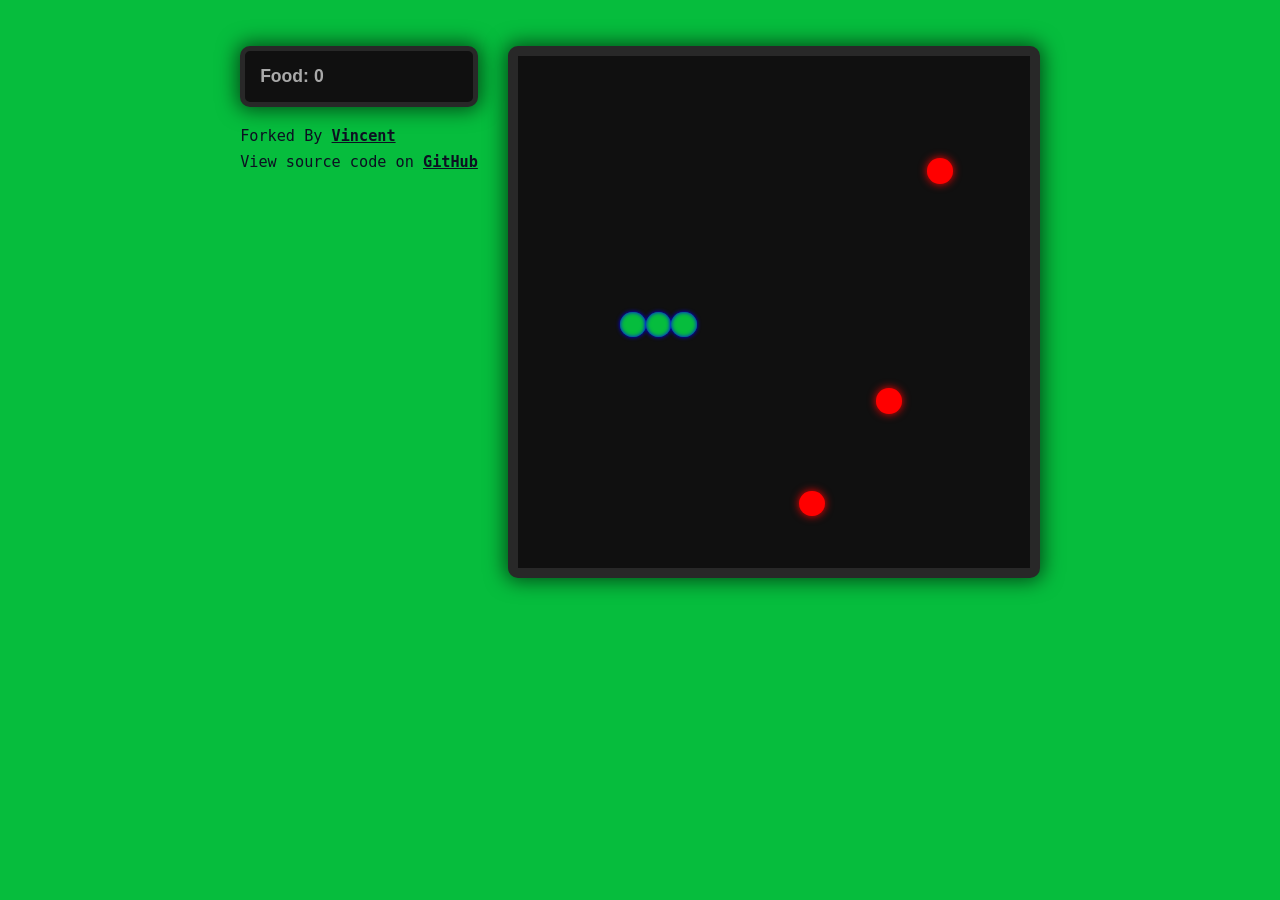
<file: Snake-main/index.html>
<!DOCTYPE html>
<html lang="en">
  <head>
    <meta charset="UTF-8" />
    <meta name="viewport" content="width=device-width, initial-scale=1.0" />
    <title>Snake Game</title>
    <style>
      body {
        background-color: #06bd3d;
        font-family: Arial, sans-serif;
        margin: 0;
        padding: 20px;
      }

      /* Desktop Layout: Side-by-Side */
      .main-layout {
        display: flex;
        flex-direction: row;
        align-items: flex-start;
        justify-content: center;
        gap: 30px;
        max-width: 1400px;
        margin: 2vw auto;
      }

      /* Side panel containing score and credits */
      .side-panel {
        display: flex;
        flex-direction: column;
        gap: 20px;
        text-align: left;
        min-width: 180px;
      }

      #scoreContainer {
        width: 100%;
      }

      .scoreBoard {
        border-radius: 10px;
        border: solid 5px #282828;
        color: #a9a9a9;
        background-color: #101010;
        padding: 15px;
        font-weight: bold;
        font-size: 1.1rem;
        box-shadow: 0px 0px 20px 3px rgba(0, 0, 0, 0.6);
      }

      .developerDetails {
        display: flex;
        flex-direction: column;
        gap: 8px;
        color: #0c1021;
        font-family: monospace;
        font-size: 0.95rem;
      }

      .developerDetails a {
        color: #0c1021;
        font-weight: bold;
      }

      /* Game Container - Updated to a 20x20 Grid layout */
      #gameContainer {
        display: grid;
        grid-template-columns: repeat(20, 1fr); /* Updated from 40 to 20 */
        grid-template-rows: repeat(20, 1fr);    /* Updated from 40 to 20 */
        width: 40vw;
        height: 40vw;
        max-width: 750px;
        max-height: 750px;
        min-width: 320px;
        min-height: 320px;
        background-color: #101010;
        border: solid 10px #282828;
        border-radius: 10px;
        box-shadow: 0px 0px 20px 3px rgba(0, 0, 0, 0.6);
        overflow: hidden;
      }

      .gameBoardPixel {
        background-color: transparent;
      }

      .snakeBodyPixel {
        background-color: #06bd3d;
        box-shadow: inset 0 0 4px blue, 0 0 4px blue;
        border-radius: 50%;
      }

      .food {
        background-color: red;
        border-radius: 50%;
        box-shadow: 0 0 8px red;
      }

      #onScreenControllers {
        display: none;
      }

      /* Mobile Layout Stacked vertically */
      @media only screen and (max-width: 768px) {
        .main-layout {
          flex-direction: column-reverse;
          align-items: center;
          gap: 20px;
        }

        .side-panel {
          text-align: center;
          align-items: center;
          width: 80vw;
        }

        #gameContainer {
          width: 85vw;
          height: 85vw;
        }

        #onScreenControllers {
          width: 80vw;
          margin: 5vw auto;
          display: flex;
          justify-content: space-evenly;
          align-items: center;
        }

        #onScreenControllers > div {
          display: flex;
          flex-direction: column;
        }

        #onScreenControllers button {
          background-color: #282828;
          color: white;
          height: 15vw;
          width: 15vw;
          font-size: 6vw;
          border: none;
          border-radius: 10px;
          margin: 5px;
        }

        #onScreenControllers button:active {
          background-color: slategray;
        }
      }
    </style>
  </head>
  <body>

    <div class="main-layout">
      
      <div class="side-panel">
        <div id="scoreContainer">
          <div class="scoreBoard">Food: <span id="pointsEarned">0</span></div>
          <div style="display:none;">Blocks: <span id="blocksTravelled">0</span></div>
        </div>

        <div class="developerDetails">
          <div>
            Forked By
            <a href="https://github.com/VincentXBW/" target="_blank">Vincent</a>
          </div>
          <div>
            View source code on
            <a href="https://github.com/VincentXBW/Snake" target="_blank">GitHub</a>
          </div>
        </div>
      </div>

      <div id="gameContainer"></div>

    </div>

    <div id="onScreenControllers">
      <button id="leftButton">&lt;</button>
      <div>
        <button id="upButton">^</button>
        <button id="downButton">v</button>
      </div>
      <button id="rightButton">&gt;</button>
    </div>

    <script>
      // GAME CONSTANTS - Changed tracking to a 20x20 setup
      const GAME_PIXEL_COUNT = 20; // Changed from 40 to 20
      const SQUARE_OF_GAME_PIXEL_COUNT = Math.pow(GAME_PIXEL_COUNT, 2); // 400 total grid squares
      const GAME_SPEED = 130; // Managed slower speed 

      let totalFoodAte = 0;
      let totalDistanceTravelled = 0;

      // INITIALIZE GAME BOARD
      const gameContainer = document.getElementById("gameContainer");

      const createGameBoardPixels = () => {
        let gamePixelDivs = '';
        for (let i = 1; i <= SQUARE_OF_GAME_PIXEL_COUNT; ++i) {
          gamePixelDivs += `<div class="gameBoardPixel" id="pixel${i}"></div>`;
        }
        gameContainer.innerHTML = gamePixelDivs;
      };

      createGameBoardPixels();

      // Reference array to handle pixel nodes
      const gameBoardPixels = document.getElementsByClassName("gameBoardPixel");

      // MULTI-FOOD LOGIC (3 Foods)
      let currentFoodPositions = [-1, -1, -1]; 

      const spawnFoodInstance = (index) => {
        let newPosition;
        do {
          newPosition = Math.floor(Math.random() * SQUARE_OF_GAME_PIXEL_COUNT);
        } while (currentFoodPositions.includes(newPosition));

        currentFoodPositions[index] = newPosition;
        gameBoardPixels[newPosition].classList.add("food");
      };

      const initAllFood = () => {
        for (let i = 0; i < currentFoodPositions.length; i++) {
          spawnFoodInstance(i);
        }
      };

      // SNAKE DIRECTION CODES
      const LEFT_DIR = 37;
      const UP_DIR = 38;
      const RIGHT_DIR = 39;
      const DOWN_DIR = 40;

      let snakeCurrentDirection = RIGHT_DIR;

      const changeDirection = (newDirectionCode) => {
        if (newDirectionCode == snakeCurrentDirection) return;

        if (newDirectionCode == LEFT_DIR && snakeCurrentDirection != RIGHT_DIR) {
          snakeCurrentDirection = newDirectionCode;
        } else if (newDirectionCode == UP_DIR && snakeCurrentDirection != DOWN_DIR) {
          snakeCurrentDirection = newDirectionCode;
        } else if (newDirectionCode == RIGHT_DIR && snakeCurrentDirection != LEFT_DIR) {
          snakeCurrentDirection = newDirectionCode;
        } else if (newDirectionCode == DOWN_DIR && snakeCurrentDirection != UP_DIR) {
          snakeCurrentDirection = newDirectionCode;
        }
      };

      // Starting settings centered perfectly on the new 400-tile board
      let currentSnakeHeadPosition = Math.floor(SQUARE_OF_GAME_PIXEL_COUNT / 2);
      let snakeLength = GAME_SPEED * 3; // Starts snake body at 3 segments long

      // MAIN LOOP FUNCTION
      const moveSnake = () => {
        switch (snakeCurrentDirection) {
          case LEFT_DIR:
            --currentSnakeHeadPosition;
            if (currentSnakeHeadPosition % GAME_PIXEL_COUNT === GAME_PIXEL_COUNT - 1 || currentSnakeHeadPosition < 0) {
              currentSnakeHeadPosition += GAME_PIXEL_COUNT;
            }
            break;
          case UP_DIR:
            currentSnakeHeadPosition -= GAME_PIXEL_COUNT;
            if (currentSnakeHeadPosition < 0) {
              currentSnakeHeadPosition += SQUARE_OF_GAME_PIXEL_COUNT;
            }
            break;
          case RIGHT_DIR:
            ++currentSnakeHeadPosition;
            if (currentSnakeHeadPosition % GAME_PIXEL_COUNT === 0) {
              currentSnakeHeadPosition -= GAME_PIXEL_COUNT;
            }
            break;
          case DOWN_DIR:
            currentSnakeHeadPosition += GAME_PIXEL_COUNT;
            if (currentSnakeHeadPosition > SQUARE_OF_GAME_PIXEL_COUNT - 1) {
              currentSnakeHeadPosition -= SQUARE_OF_GAME_PIXEL_COUNT;
            }
            break;
        }

        let nextSnakeHeadPixel = gameBoardPixels[currentSnakeHeadPosition];

        // Self-collision handler
        if (nextSnakeHeadPixel.classList.contains("snakeBodyPixel")) {
          clearInterval(moveSnakeInterval);
          alert(`Game Over! You ate ${totalFoodAte} pieces of food.`);
          window.location.reload();
          return;
        }

        // Advance tail step
        nextSnakeHeadPixel.classList.add("snakeBodyPixel");

        setTimeout(() => {
          nextSnakeHeadPixel.classList.remove("snakeBodyPixel");
        }, snakeLength);

        // Update steps counter safely
        totalDistanceTravelled++;
        const blocksElement = document.getElementById("blocksTravelled");
        if (blocksElement) blocksElement.innerHTML = totalDistanceTravelled;

        // Food Collection Rule Check for all 3 food indices
        if (currentFoodPositions.includes(currentSnakeHeadPosition)) {
          const foodIndex = currentFoodPositions.indexOf(currentSnakeHeadPosition);
          
          totalFoodAte++;
          document.getElementById("pointsEarned").innerHTML = totalFoodAte;

          // Expand tail duration by 1 block segment (matching the game speed delay)
          snakeLength += GAME_SPEED;

          // Clear eaten food styling and respawn that specific food item
          gameBoardPixels[currentSnakeHeadPosition].classList.remove("food");
          spawnFoodInstance(foodIndex);
        }
      };

      // RUN ENGINE
      initAllFood();
      var moveSnakeInterval = setInterval(moveSnake, GAME_SPEED);

      // EVENT LISTENERS
      window.addEventListener("keydown", (e) => changeDirection(e.keyCode));

      // MOBILE TRIGGER HOOKS
      document.getElementById("leftButton").onclick = () => changeDirection(LEFT_DIR);
      document.getElementById("rightButton").onclick = () => changeDirection(RIGHT_DIR);
      document.getElementById("upButton").onclick = () => changeDirection(UP_DIR);
      document.getElementById("downButton").onclick = () => changeDirection(DOWN_DIR);
    </script>
  </body>
</html>
</file>
<file: EcosystemBloom-main/style.css>
/* Global Reset & Font */
body, html {
  margin: 0;
  padding: 0;
  font-family: 'Arial', sans-serif;
  background: linear-gradient(to bottom, #f0fdfa, #e0f7f1);
  color: #1e293b;
  height: 100%;
  width: 100%;
}

/* App container fills full screen */
#app {
  min-height: 100vh;
  display: flex;
  flex-direction: column;
  padding: 12px;
  box-sizing: border-box;
}

/* Pages */
.page {
  flex: 1;
  display: flex;
  flex-direction: column;
  gap: 12px;
  padding-bottom: 80px; /* space for navbar */
}

/* Headings */
h2 {
  text-align: center;
  color: #065f46;
  margin: 0;
}

/* Inputs */
input {
  width: 100%;
  padding: 12px;
  margin: 6px 0;
  border-radius: 14px;
  border: 1px solid #cbd5e1;
  box-sizing: border-box;
  font-size: 16px;
}

/* Buttons */
button {
  background-color: #10b981;
  color: white;
  border: none;
  border-radius: 14px;
  padding: 10px 16px;
  font-size: 16px;
  cursor: pointer;
  transition: 0.2s;
}

button:hover {
  background-color: #059669;
}

button:disabled {
  opacity: 0.6;
  cursor: not-allowed;
}

/* Scan cards */
.scan-card {
  background: white;
  border-radius: 16px;
  padding: 12px;
  margin-bottom: 10px;
  box-shadow: 0 2px 6px rgba(0,0,0,0.1);
}

/* Garden grid */
.garden-grid {
  display: grid;
  grid-template-columns: repeat(auto-fill, minmax(120px, 1fr));
  gap: 12px;
}

.garden-plant {
  background: #f0fdf4;
  border-radius: 16px;
  padding: 10px;
  text-align: center;
  font-size: 14px;
  box-shadow: 0 2px 6px rgba(0,0,0,0.1);
}

/* Info text inside garden */
.garden-plant .info {
  font-size: 12px;
  color: #475569;
  margin-top: 4px;
}

/* Scan results */
.scan-results {
  display: flex;
  flex-direction: column;
  gap: 8px;
}

/* Navbar at bottom for mobile */
.navbar {
  position: fixed;
  bottom: 0;
  left: 0;
  width: 100%;
  display: flex;
  justify-content: space-around;
  background: #fef3c7;
  padding: 10px 0;
  border-top: 1px solid #cbd5e1;
  border-radius: 12px 12px 0 0;
  box-shadow: 0 -2px 6px rgba(0,0,0,0.1);
}

.navbar button {
  flex: 1;
  margin: 0 6px;
  border-radius: 12px;
  font-size: 14px;
  padding: 8px 0;
}

.navbar button.active {
  background: #34d399;
  color: white;
}

/* Responsive adjustments */
@media (max-width: 480px) {
  input, button {
    font-size: 14px;
    padding: 10px;
  }

  .garden-grid {
    grid-template-columns: repeat(auto-fill, minmax(100px, 1fr));
  }

  .garden-plant {
    font-size: 12px;
    padding: 8px;
  }
}
</file>
<file: SkinCancerAwareness-main/Schoolskincancer.css>
body {
    font-family: 'Arial', sans-serif;
    margin: 0;
    padding: 0;
    background-color: #f4f4f4;
    color: #333;
}
header {
    background-color: orangered;
    color: white;
    padding: 20px;
    text-align: center;
    font-size: 28px;
}
nav {
    display: flex;
    justify-content: center;
    background-color: #333;
    padding: 10px 0;
}
body {
    font-family: 'Arial', sans-serif;
    margin: 0;
    padding: 0;
    background-color: #20B2AA; /* Light Sea Green */
    color: #333;
}
nav a {
    color: white;
    padding: 14px 20px;
    text-decoration: none;
    font-size: 18px;
    font-weight: bold;
}
nav a:hover {
    background-color: orangered;
}
.container {
    max-width: 1000px;
    margin: 20px auto;
    background: white;
    padding: 30px;
    box-shadow: 0px 0px 10px rgba(0, 0, 0, 0.1);
    border-radius: 10px;
}
h1, h2 {
    color: orangered;
}
ul {
    list-style-type: square;
    padding-left: 20px;
}
footer {
    background-color: #333;
    color: white;
    text-align: center;
    padding: 15px 0;
    margin-top: 30px;
}
img {
    width: 500px;
    height: 300px;
    align-self: left;
}

img {
    max-width: 100%;
    height: auto;
    display: block;
    margin: 0 auto;
}

.container {
    width: 90%;
    max-width: 1000px;
}

html {
    scroll-behavior: smooth;
}

h5{
    color: orangered;
    font-size: 18px;
}

.BeingSunsmartVideo {
    max-width: 100%;
    height: auto;
    display: block;
    margin: 0 auto;
}

.BeingSunsmartVideo {
    width: 500px;
    height: 300px;
    align-self: left;
}

.visitor-counter {
  text-align: center;      /* centers the widget */
  margin-top: 10px;        /* space above */
  overflow: hidden;        /* hides anything that spills out */
}

.visitor-counter table {
  transform: scale(0.6);   /* shrink the counter */
  transform-origin: top center; /* shrink from center */
  margin: 0 auto;          /* keep centered */
}

.visitor-counter {
  text-align: center;
  margin-top: 10px;
}

.visitor-counter img {
  width: 120px;   /* adjust to whatever looks good */
  height: auto;   /* keeps aspect ratio */
  display: inline-block;
}
</file>
